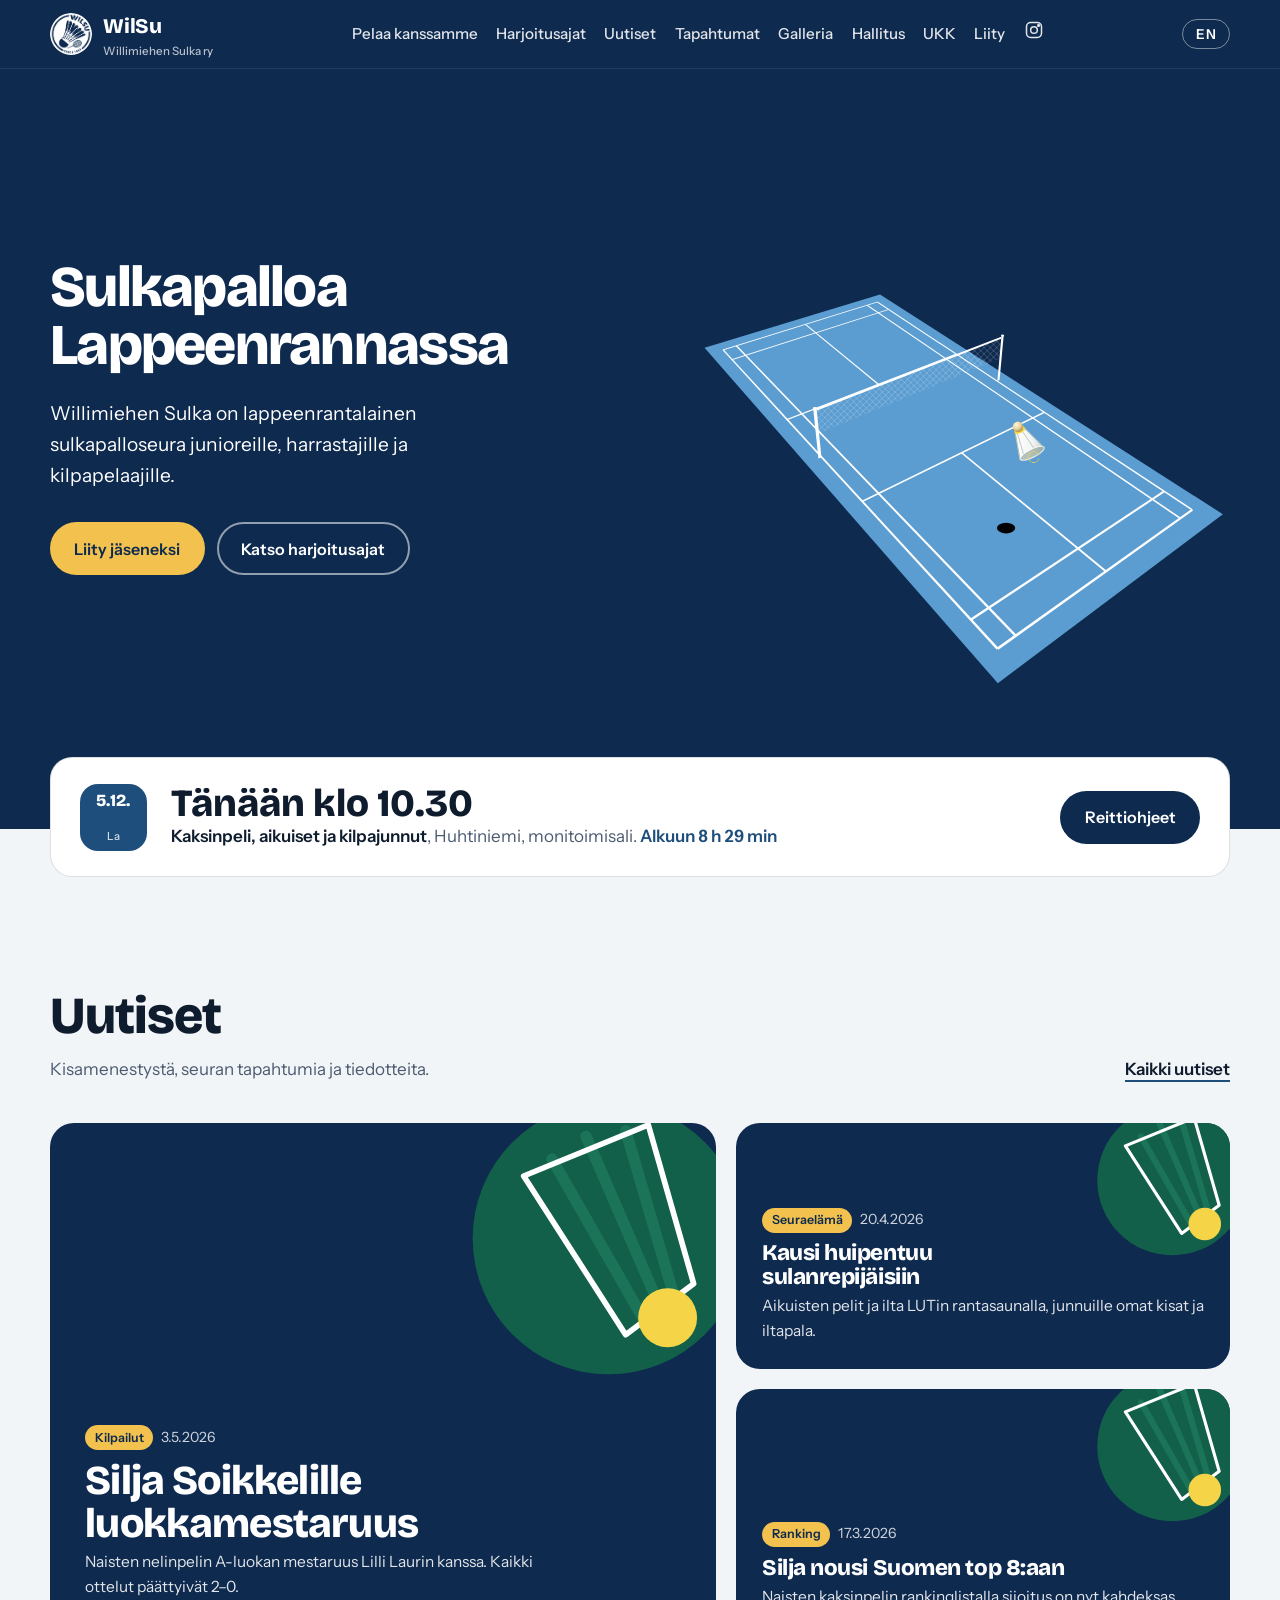
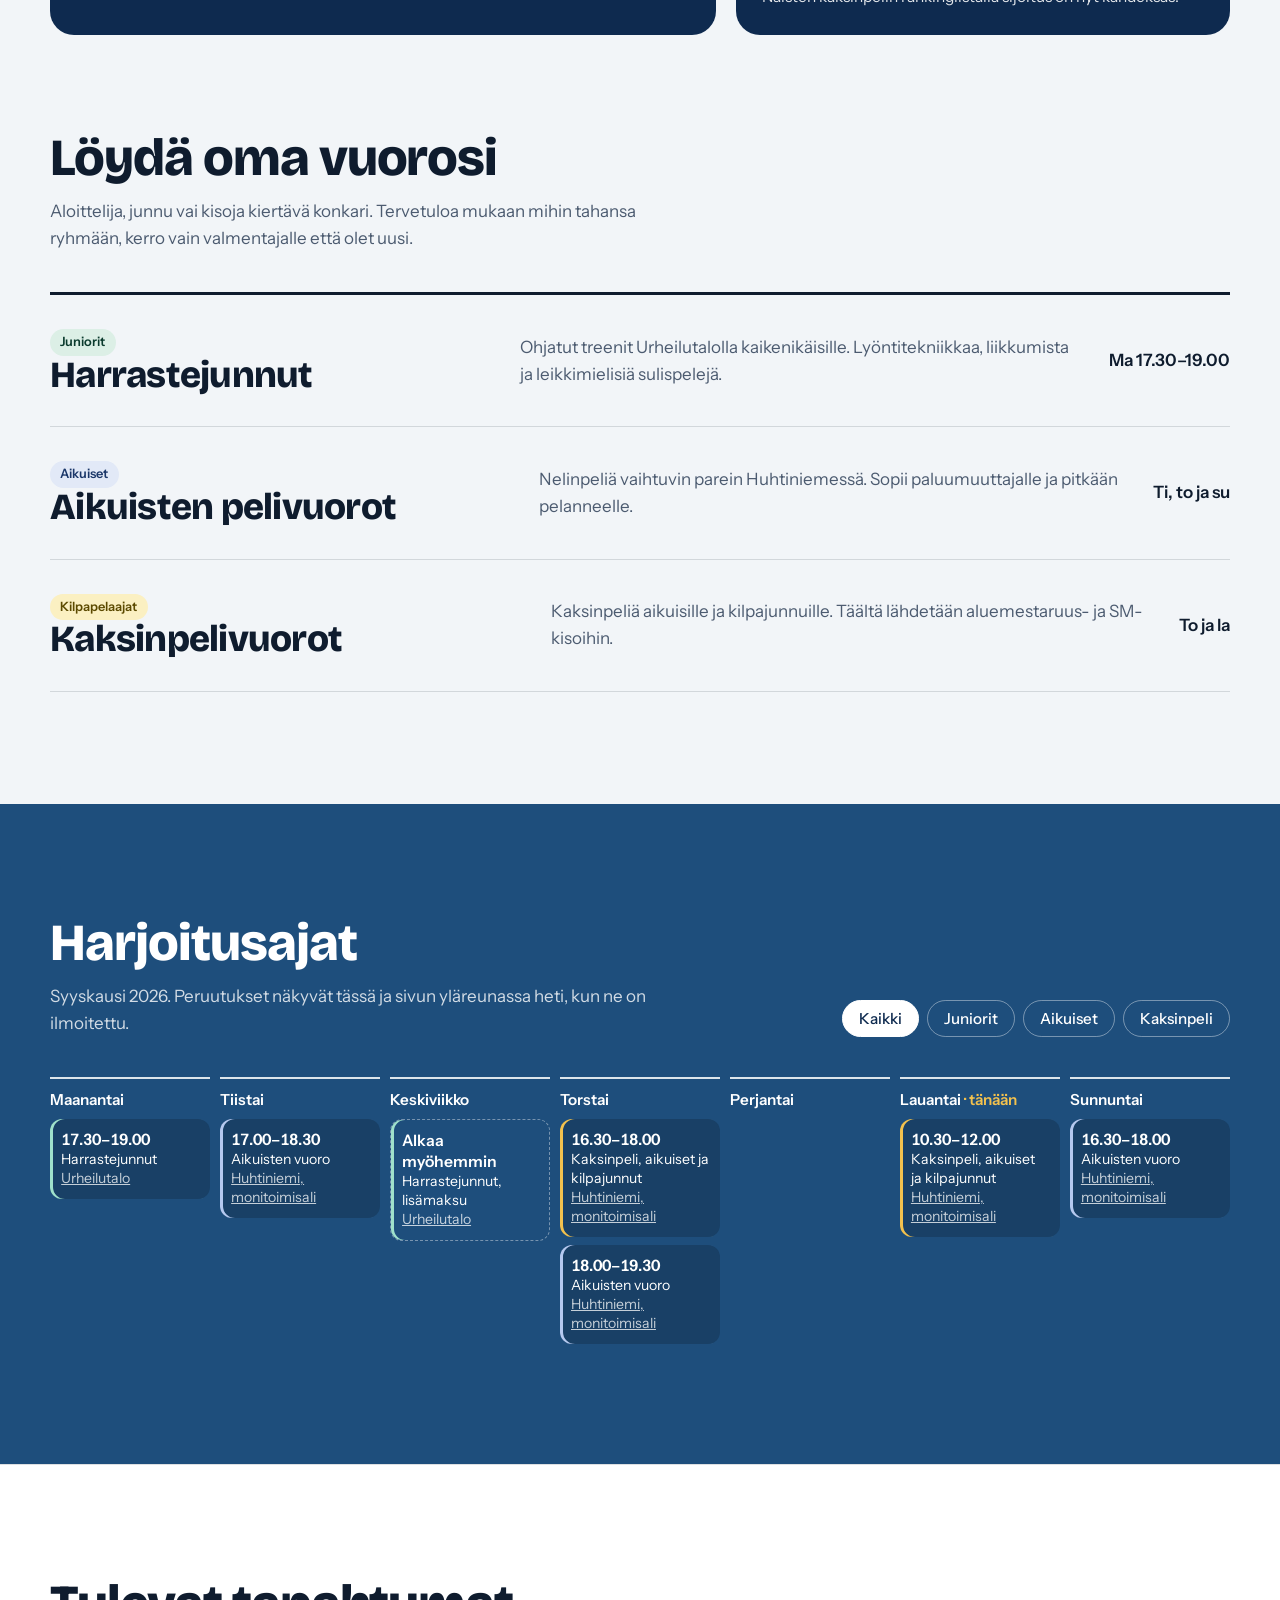
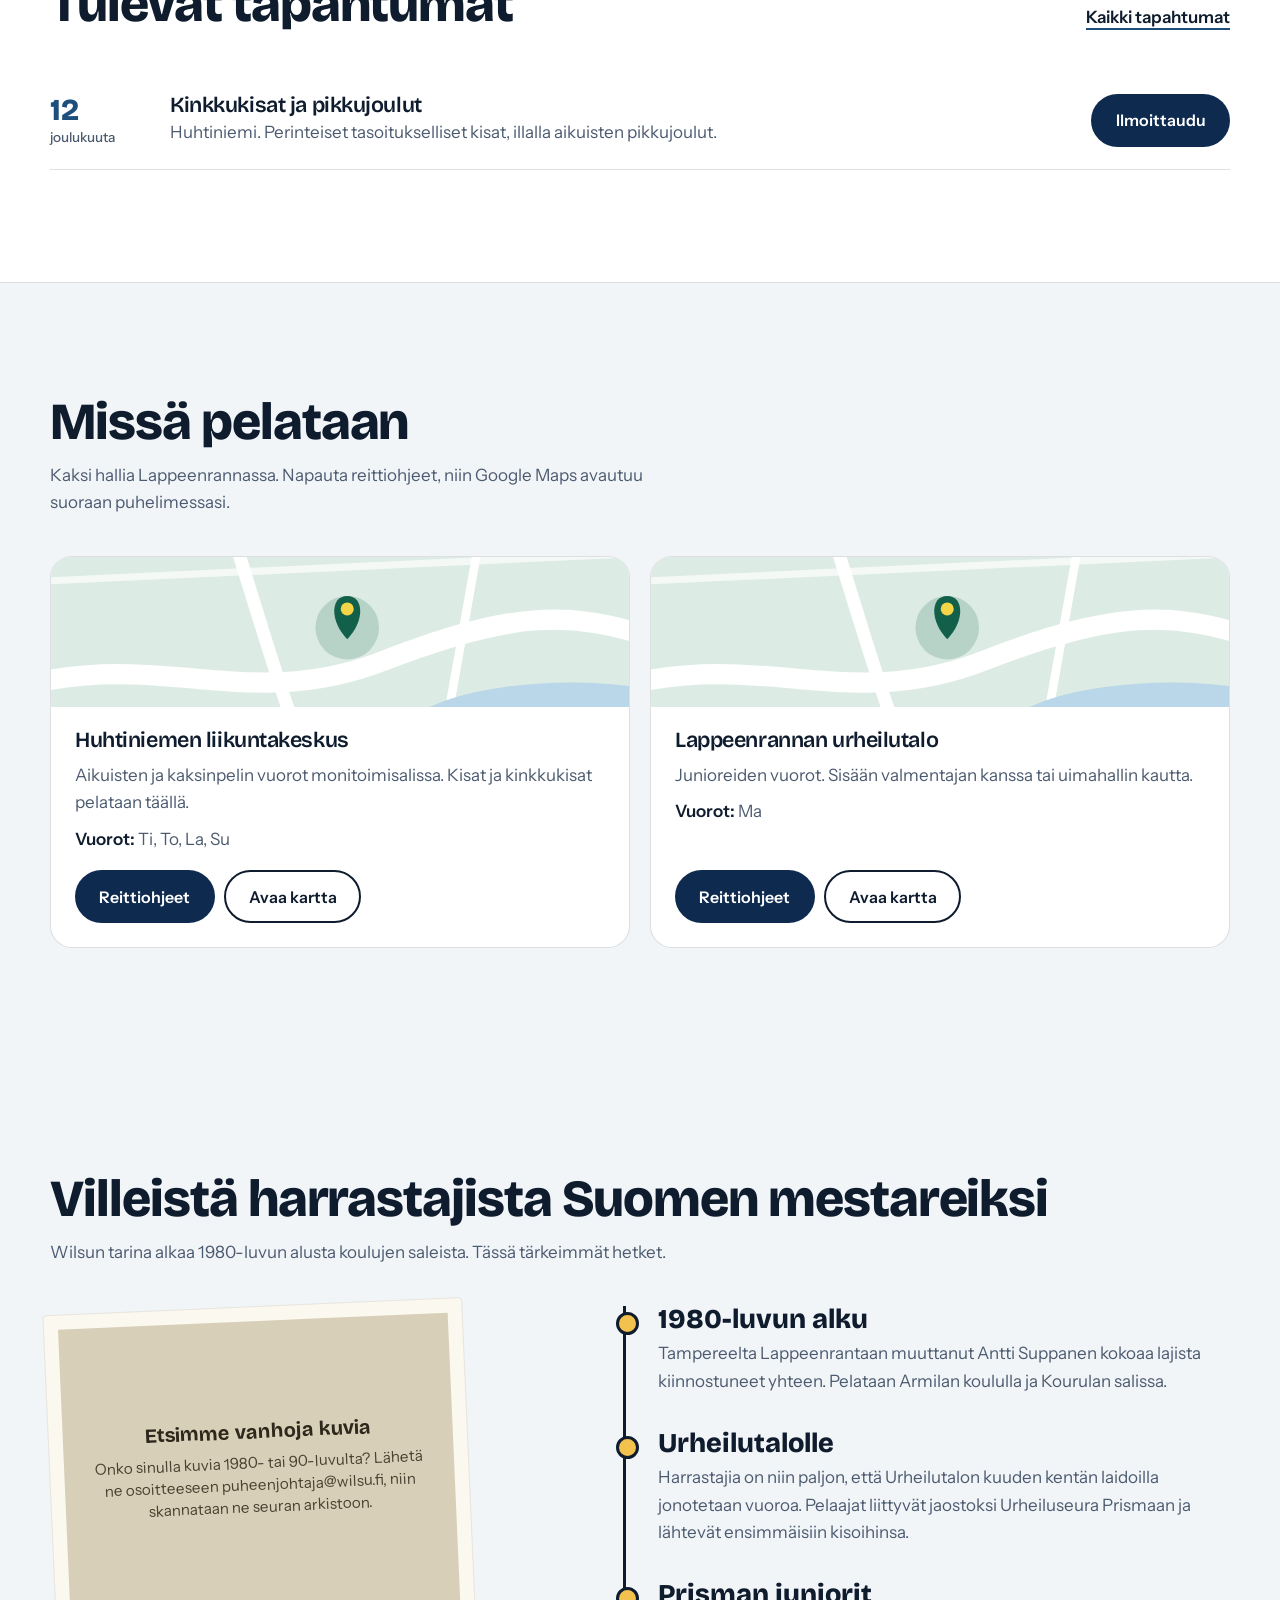
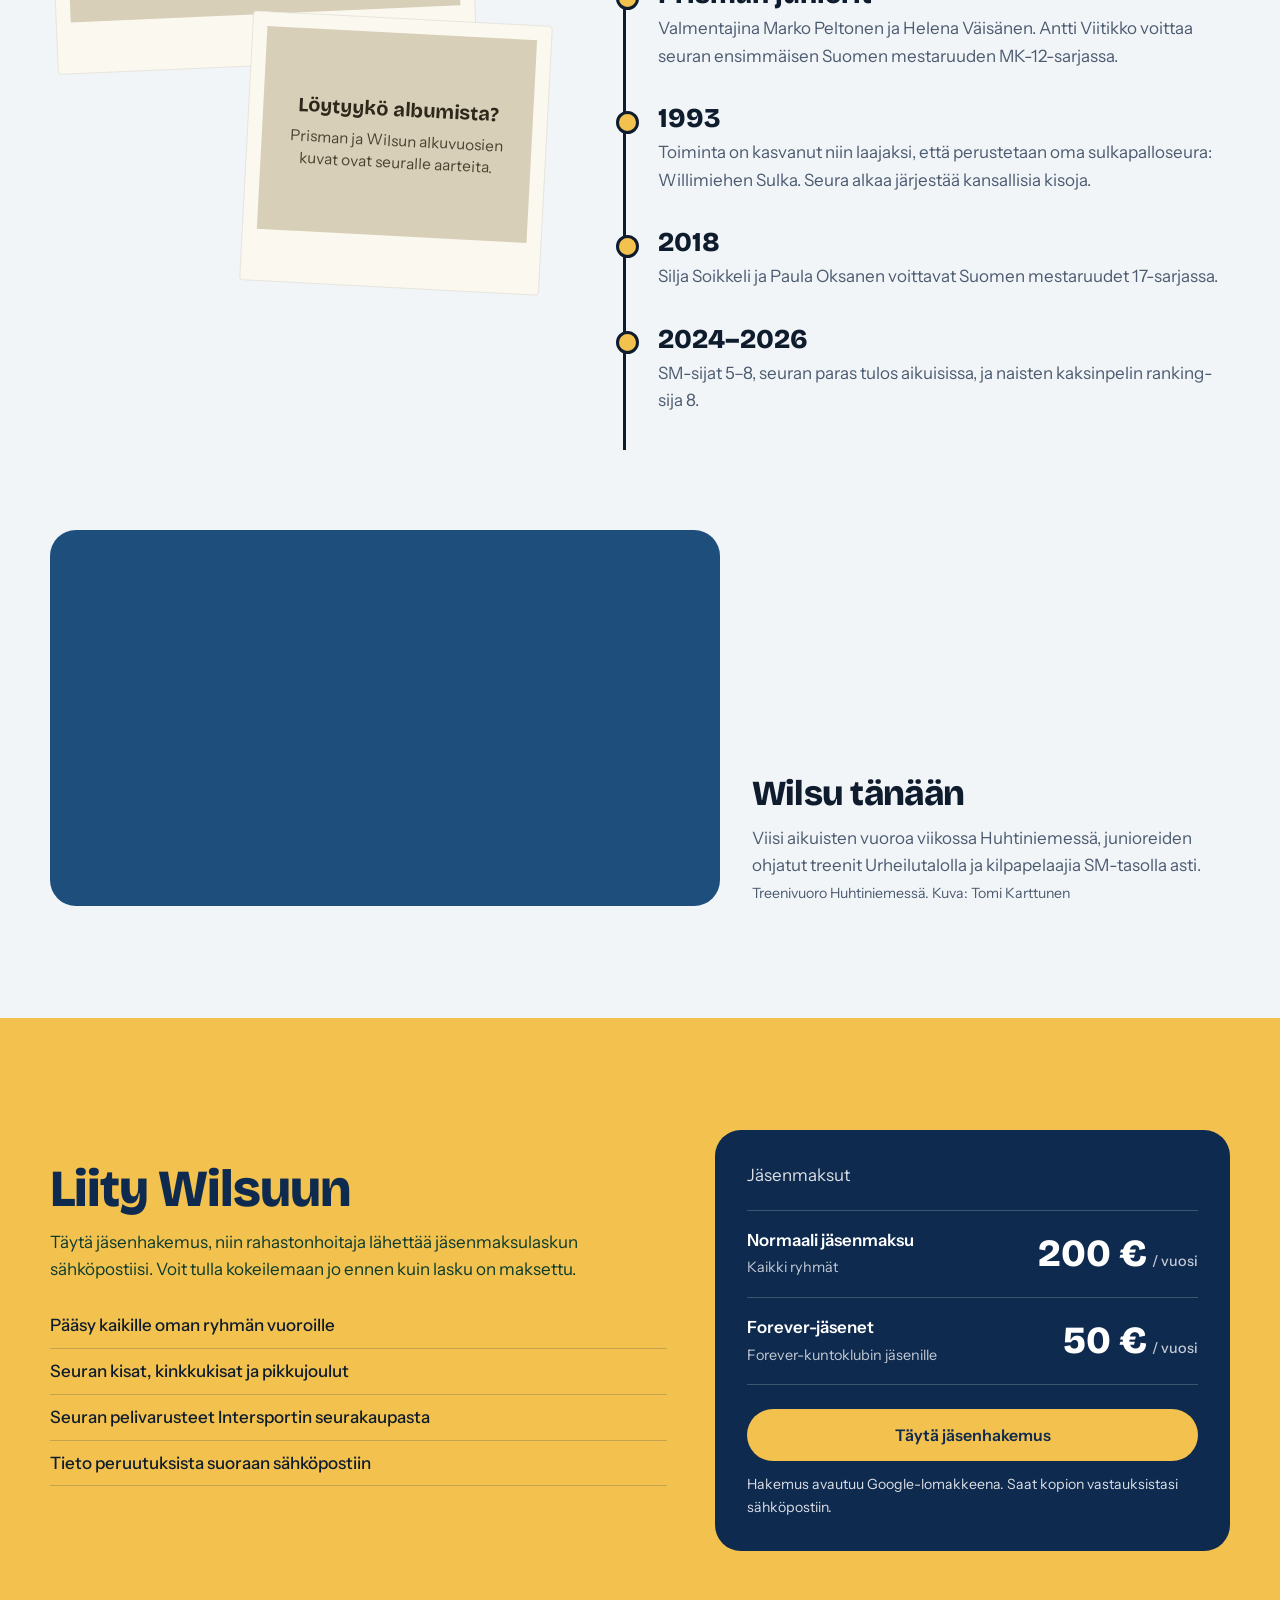
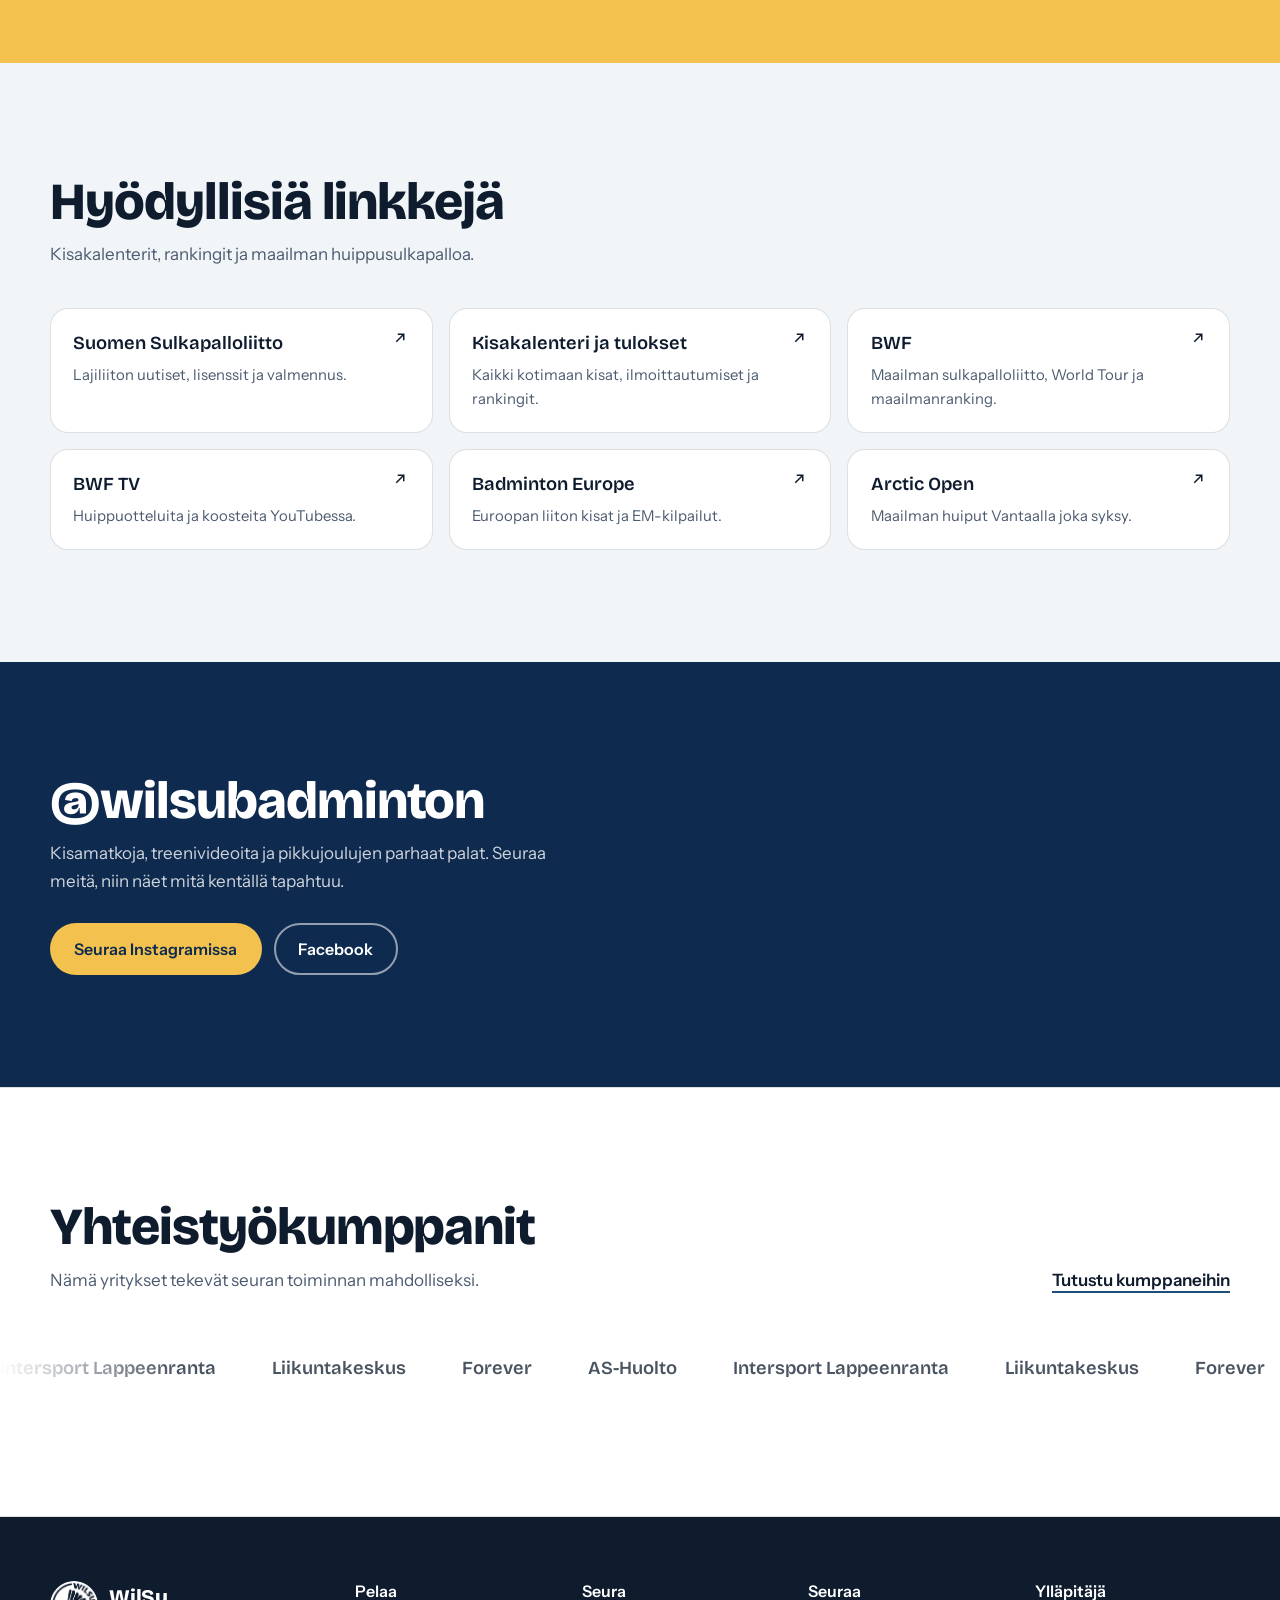
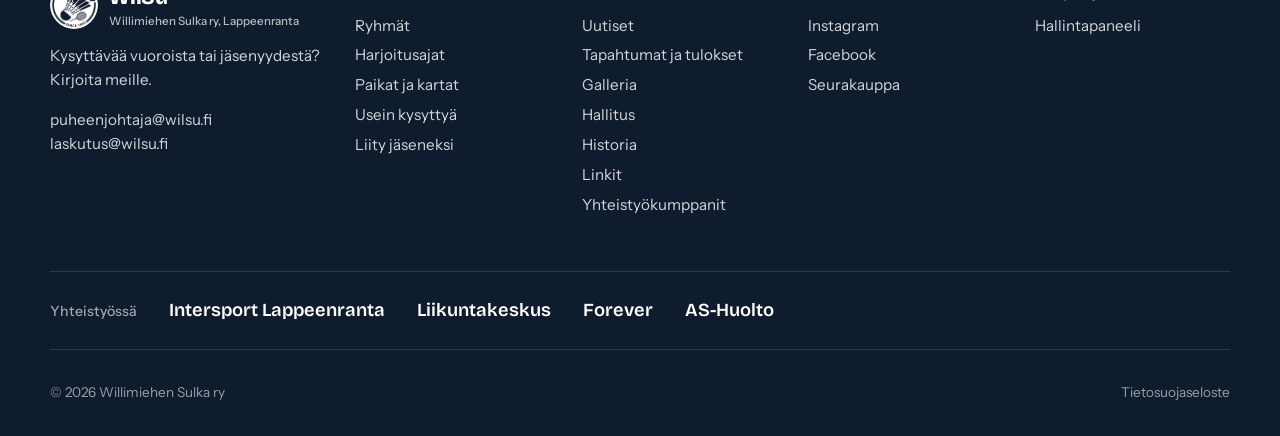
<file: index.html>
<!DOCTYPE html>
<html lang="fi">
<head>
<meta charset="UTF-8">
<meta http-equiv="Content-Security-Policy" content="default-src 'self'; base-uri 'self'; object-src 'none'; form-action 'none'; frame-src 'none'; script-src 'self' 'unsafe-inline' https://gc.zgo.at; style-src 'self' 'unsafe-inline'; img-src 'self' data: https://drive.google.com https://lh3.googleusercontent.com https://*.googleusercontent.com https://*.goatcounter.com; connect-src 'self' https://docs.google.com https://*.googleusercontent.com https://gc.zgo.at https://*.goatcounter.com; font-src 'self'; upgrade-insecure-requests">
<meta name="referrer" content="strict-origin-when-cross-origin">
<meta name="viewport" content="width=device-width, initial-scale=1">
<title>Willimiehen Sulka – sulkapalloa Lappeenrannassa</title>
<meta name="description" content="Willimiehen Sulka ry on lappeenrantalainen sulkapalloseura junioreille, harrastajille ja kilpapelaajille.">
<meta property="og:type" content="website">
<meta property="og:site_name" content="Willimiehen Sulka">
<meta property="og:locale" content="fi_FI">
<meta property="og:title" content="Willimiehen Sulka – sulkapalloa Lappeenrannassa">
<meta property="og:description" content="Lappeenrantalainen sulkapalloseura junioreille, harrastajille ja kilpapelaajille. Katso harjoitusajat ja liity mukaan.">
<meta property="og:url" content="https://sachinthalut.github.io/Wilsu/">
<meta property="og:image" content="https://sachinthalut.github.io/Wilsu/assets/share.png">
<meta property="og:image:width" content="1200">
<meta property="og:image:height" content="630">
<meta property="og:image:alt" content="Willimiehen Sulka – sulkapalloa Lappeenrannassa">
<meta name="twitter:card" content="summary_large_image">
<meta name="theme-color" content="#0B3B2E">
<link rel="icon" href="data:image/svg+xml,%3Csvg xmlns='http://www.w3.org/2000/svg' viewBox='0 0 40 40'%3E%3Ccircle cx='20' cy='20' r='19' fill='%23F5D547'/%3E%3Cpath d='M13 12 L20 29 L27 12' fill='none' stroke='%230B3B2E' stroke-width='3.2'/%3E%3Ccircle cx='20' cy='30' r='3.2' fill='%230B3B2E'/%3E%3C/svg%3E">
<link rel="apple-touch-icon" href="assets/WilsuLogo.png">
<link rel="preload" href="assets/fonts/bricolage.woff2" as="font" type="font/woff2" crossorigin>
<link rel="stylesheet" href="assets/style.css">
</head>
<body>
<main>
<section class="hero" id="hero">
  <div class="hero-media" aria-hidden="true">
    <div class="hero-slides" id="hero-slides"></div>
    <video id="hero-video" muted loop playsinline preload="none" hidden></video>
  </div>
  <div class="hero-shade" aria-hidden="true"></div>
  <div class="wrap">
    <div class="hero-copy">
      <h1>Sulkapalloa Lappeenrannassa</h1>
      <p>Willimiehen Sulka on lappeenrantalainen sulkapalloseura junioreille, harrastajille ja kilpapelaajille.</p>
      <div class="actions">
        <a class="btn btn-shuttle" href="#jasenyys">Liity jäseneksi</a>
        <a class="btn btn-ghost" href="#vuorot">Katso harjoitusajat</a>
      </div>
    </div>
    <div class="hero-stage" id="hero-stage" hidden><svg id="scene" role="img" aria-label="Sulkapallo lentää verkon yli kentän päästä päähän"></svg></div>
  </div>
  <button class="media-toggle" id="media-toggle" aria-label="Pysäytä video" hidden>
    <svg class="i-pause" width="18" height="18" viewBox="0 0 24 24" fill="currentColor" aria-hidden="true"><rect x="6" y="5" width="4" height="14" rx="1"/><rect x="14" y="5" width="4" height="14" rx="1"/></svg>
    <svg class="i-play" width="18" height="18" viewBox="0 0 24 24" fill="currentColor" aria-hidden="true"><path d="M8 5.5v13a1 1 0 0 0 1.5.9l10-6.5a1 1 0 0 0 0-1.7l-10-6.5A1 1 0 0 0 8 5.5z"/></svg>
  </button>
</section>

<div class="wrap next">
  <div class="next-card" aria-live="polite">
    <div class="next-badge" id="next-badge">–</div>
    <div>
      <div class="next-when" id="next-when">Seuraava vuoro</div>
      <div class="next-meta" id="next-meta"></div>
    </div>
    <a class="btn btn-dark" id="next-map" href="#paikat">Reittiohjeet</a>
  </div>
</div>

  <section class="block" id="uutiset">
  <div class="wrap">
    <div class="head-row">
      <div>
        <h2>Uutiset</h2>
        <p class="lede">Kisamenestystä, seuran tapahtumia ja tiedotteita.</p>
      </div>
      <a class="text-link" href="uutiset.html">Kaikki uutiset</a>
    </div>
    <div class="news-cards" id="news"></div>
  </div>
</section>

<section class="block" id="pelaa">
  <div class="wrap">
    <div class="head-row">
      <div>
        <h2>Löydä oma vuorosi</h2>
        <p class="lede">Aloittelija, junnu vai kisoja kiertävä konkari. Tervetuloa mukaan mihin tahansa ryhmään, kerro vain valmentajalle että olet uusi.</p>
      </div>
    </div>
    <div class="paths">
      <a class="path" href="#vuorot" data-go="juniorit">
        <div><span class="tag tag-juniorit">Juniorit</span><h3>Harrastejunnut</h3></div>
        <p>Ohjatut treenit Urheilutalolla kaikenikäisille. Lyöntitekniikkaa, liikkumista ja leikkimielisiä sulispelejä.</p>
        <span class="when">Ma 17.30–19.00</span>
      </a>
      <a class="path" href="#vuorot" data-go="aikuiset">
        <div><span class="tag tag-aikuiset">Aikuiset</span><h3>Aikuisten pelivuorot</h3></div>
        <p>Nelinpeliä vaihtuvin parein Huhtiniemessä. Sopii paluumuuttajalle ja pitkään pelanneelle.</p>
        <span class="when">Ti, to ja su</span>
      </a>
      <a class="path" href="#vuorot" data-go="kilpa">
        <div><span class="tag tag-kilpa">Kilpapelaajat</span><h3>Kaksinpelivuorot</h3></div>
        <p>Kaksinpeliä aikuisille ja kilpajunnuille. Täältä lähdetään aluemestaruus- ja SM-kisoihin.</p>
        <span class="when">To ja la</span>
      </a>
    </div>
  </div>
</section>

<section class="block schedule" id="vuorot">
  <div class="wrap">
    <div class="head-row">
      <div>
        <h2>Harjoitusajat</h2>
        <p class="lede">Syyskausi 2026. Peruutukset näkyvät tässä ja sivun yläreunassa heti, kun ne on ilmoitettu.</p>
      </div>
      <div class="filters" role="group" aria-label="Näytä ryhmä">
        <button aria-pressed="true" data-filter="kaikki">Kaikki</button>
        <button aria-pressed="false" data-filter="juniorit">Juniorit</button>
        <button aria-pressed="false" data-filter="aikuiset">Aikuiset</button>
        <button aria-pressed="false" data-filter="kilpa">Kaksinpeli</button>
      </div>
    </div>
    <div class="week" id="week"></div>
  </div>
</section>


<section class="block events" id="tapahtumat">
  <div class="wrap">
    <div class="head-row">
      <h2>Tulevat tapahtumat</h2>
      <a class="text-link" href="tapahtumat.html">Kaikki tapahtumat</a>
    </div>
    <div id="events"></div>
  </div>
</section>

<section class="block" id="paikat">
  <div class="wrap">
    <div class="head-row">
      <div>
        <h2>Missä pelataan</h2>
        <p class="lede">Kaksi hallia Lappeenrannassa. Napauta reittiohjeet, niin Google Maps avautuu suoraan puhelimessasi.</p>
      </div>
    </div>
    <div class="places" id="places"></div>
  </div>
</section>

<section class="block gallery" id="galleria">
  <div class="wrap">
    <div class="head-row">
      <div>
        <h2>Kentän laidalta</h2>
        <p class="lede">Poimintoja seuran treeneistä, tapahtumista ja kisoista. Pyyhkäise tai käytä nuolia, napauta kuva isoksi.</p>
      </div>
      <div class="g-controls">
        <button class="g-btn" id="g-prev" aria-label="Edellinen kuva"><svg width="20" height="20" viewBox="0 0 24 24" fill="none" stroke="currentColor" stroke-width="2" aria-hidden="true"><path d="M15 6l-6 6 6 6"/></svg></button>
        <button class="g-btn" id="g-next" aria-label="Seuraava kuva"><svg width="20" height="20" viewBox="0 0 24 24" fill="none" stroke="currentColor" stroke-width="2" aria-hidden="true"><path d="M9 6l6 6-6 6"/></svg></button>
      </div>
    </div>
  </div>
  <div class="track" id="track" tabindex="0" aria-label="Kuvagalleria"></div>
  <div class="wrap g-foot">
    <div class="g-progress" aria-hidden="true"><span id="g-bar"></span></div>
    <a class="btn btn-shuttle" href="galleria.html">Katso koko galleria</a>
  </div>
</section>

<section class="block" id="seura">
  <div class="wrap">
    <div class="head-row">
      <div>
        <h2>Villeistä harrastajista Suomen mestareiksi</h2>
        <p class="lede">Wilsun tarina alkaa 1980-luvun alusta koulujen saleista. Tässä tärkeimmät hetket.</p>
      </div>
    </div>
    <div class="history-grid">
      <div class="archive">
        <figure class="polaroid" style="margin:0">
          <div class="frame" id="archive-1"></div>
          <figcaption>Armilan koulu, 1980-luku</figcaption>
        </figure>
        <figure class="polaroid two">
          <div class="frame" id="archive-2"></div>
          <figcaption>Prisman juniorit</figcaption>
        </figure>
      </div>
      <div class="story">
        <div class="era"><div class="yr">1980-luvun alku</div><p>Tampereelta Lappeenrantaan muuttanut Antti Suppanen kokoaa lajista kiinnostuneet yhteen. Pelataan Armilan koululla ja Kourulan salissa.</p></div>
        <div class="era"><div class="yr">Urheilutalolle</div><p>Harrastajia on niin paljon, että Urheilutalon kuuden kentän laidoilla jonotetaan vuoroa. Pelaajat liittyvät jaostoksi Urheiluseura Prismaan ja lähtevät ensimmäisiin kisoihinsa.</p></div>
        <div class="era"><div class="yr">Prisman juniorit</div><p>Valmentajina Marko Peltonen ja Helena Väisänen. Antti Viitikko voittaa seuran ensimmäisen Suomen mestaruuden MK-12-sarjassa.</p></div>
        <div class="era"><div class="yr">1993</div><p>Toiminta on kasvanut niin laajaksi, että perustetaan oma sulkapalloseura: Willimiehen Sulka. Seura alkaa järjestää kansallisia kisoja.</p></div>
        <div class="era"><div class="yr">2018</div><p>Silja Soikkeli ja Paula Oksanen voittavat Suomen mestaruudet 17-sarjassa.</p></div>
        <div class="era"><div class="yr">2024–2026</div><p>SM-sijat 5–8, seuran paras tulos aikuisissa, ja naisten kaksinpelin ranking-sija 8.</p></div>
      </div>
    </div>
    <div class="now">
      <div class="now-photo" id="now-photo"></div>
      <div>
        <h3 style="font-size:clamp(1.6rem,3vw,2.2rem);font-weight:800">Wilsu tänään</h3>
        <p class="lede">Viisi aikuisten vuoroa viikossa Huhtiniemessä, junioreiden ohjatut treenit Urheilutalolla ja kilpapelaajia SM-tasolla asti.</p>
        <small>Treenivuoro Huhtiniemessä. Kuva: Tomi Karttunen</small>
      </div>
    </div>
  </div>
</section>

<section class="block join" id="jasenyys">
  <div class="wrap">
    <div>
      <h2>Liity Wilsuun</h2>
      <p class="lede" style="color:#0B3B2E">Täytä jäsenhakemus, niin rahastonhoitaja lähettää jäsenmaksulaskun sähköpostiisi. Voit tulla kokeilemaan jo ennen kuin lasku on maksettu.</p>
      <ul>
        <li>Pääsy kaikille oman ryhmän vuoroille</li>
        <li>Seuran kisat, kinkkukisat ja pikkujoulut</li>
        <li>Seuran pelivarusteet Intersportin seurakaupasta</li>
        <li>Tieto peruutuksista suoraan sähköpostiin</li>
      </ul>
    </div>
    <div class="join-card">
      <p style="margin:0 0 1.25rem">Jäsenmaksut</p>
      <div class="prices">
        <div class="price-row"><div><b>Normaali jäsenmaksu</b><span>Kaikki ryhmät</span></div><div class="price"><span id="price-normal">200 €</span><small>/ vuosi</small></div></div>
        <div class="price-row"><div><b>Forever-jäsenet</b><span>Forever-kuntoklubin jäsenille</span></div><div class="price"><span id="price-forever">50 €</span><small>/ vuosi</small></div></div>
      </div>
      <a class="btn btn-shuttle join-btn" id="join-link" href="#" target="_blank" rel="noopener noreferrer">Täytä jäsenhakemus</a>
      <p class="join-small">Hakemus avautuu Google-lomakkeena. Saat kopion vastauksistasi sähköpostiin.</p>
    </div>
  </div>
</section>

<section class="block" id="linkit">
  <div class="wrap">
    <div class="head-row">
      <div>
        <h2>Hyödyllisiä linkkejä</h2>
        <p class="lede">Kisakalenterit, rankingit ja maailman huippusulkapalloa.</p>
      </div>
    </div>
    <div class="links-grid" id="links"></div>
  </div>
</section>

<section class="block ig-band">
  <div class="wrap">
    <div>
      <h2>@wilsubadminton</h2>
      <p class="lede" style="color:rgba(255,255,255,.8)">Kisamatkoja, treenivideoita ja pikkujoulujen parhaat palat. Seuraa meitä, niin näet mitä kentällä tapahtuu.</p>
      <div style="display:flex;gap:.75rem;flex-wrap:wrap;margin-top:1.75rem">
        <a class="btn btn-shuttle" href="https://www.instagram.com/wilsubadminton">Seuraa Instagramissa</a>
        <a class="btn btn-ghost" href="https://www.facebook.com/profile.php?id=61566355680608">Facebook</a>
      </div>
    </div>
    <div class="ig-grid" id="ig-grid"></div>
  </div>
</section>

<section class="block sponsors" id="kumppanit" hidden>
  <div class="wrap">
    <div class="head-row">
      <div>
        <h2>Yhteistyökumppanit</h2>
        <p class="lede">Nämä yritykset tekevät seuran toiminnan mahdolliseksi.</p>
      </div>
      <a class="text-link" href="kumppanit.html">Tutustu kumppaneihin</a>
    </div>
  </div>
  <div class="sponsor-strip" id="sponsor-strip" aria-label="Yhteistyökumppanit"></div>
</section>
</main>

<script src="assets/content.js"></script>
<script src="assets/i18n.js"></script>
<script src="assets/site.js"></script>
<script src="assets/hero.js"></script>
<script src="assets/home.js"></script>
</body>
</html>
</file>
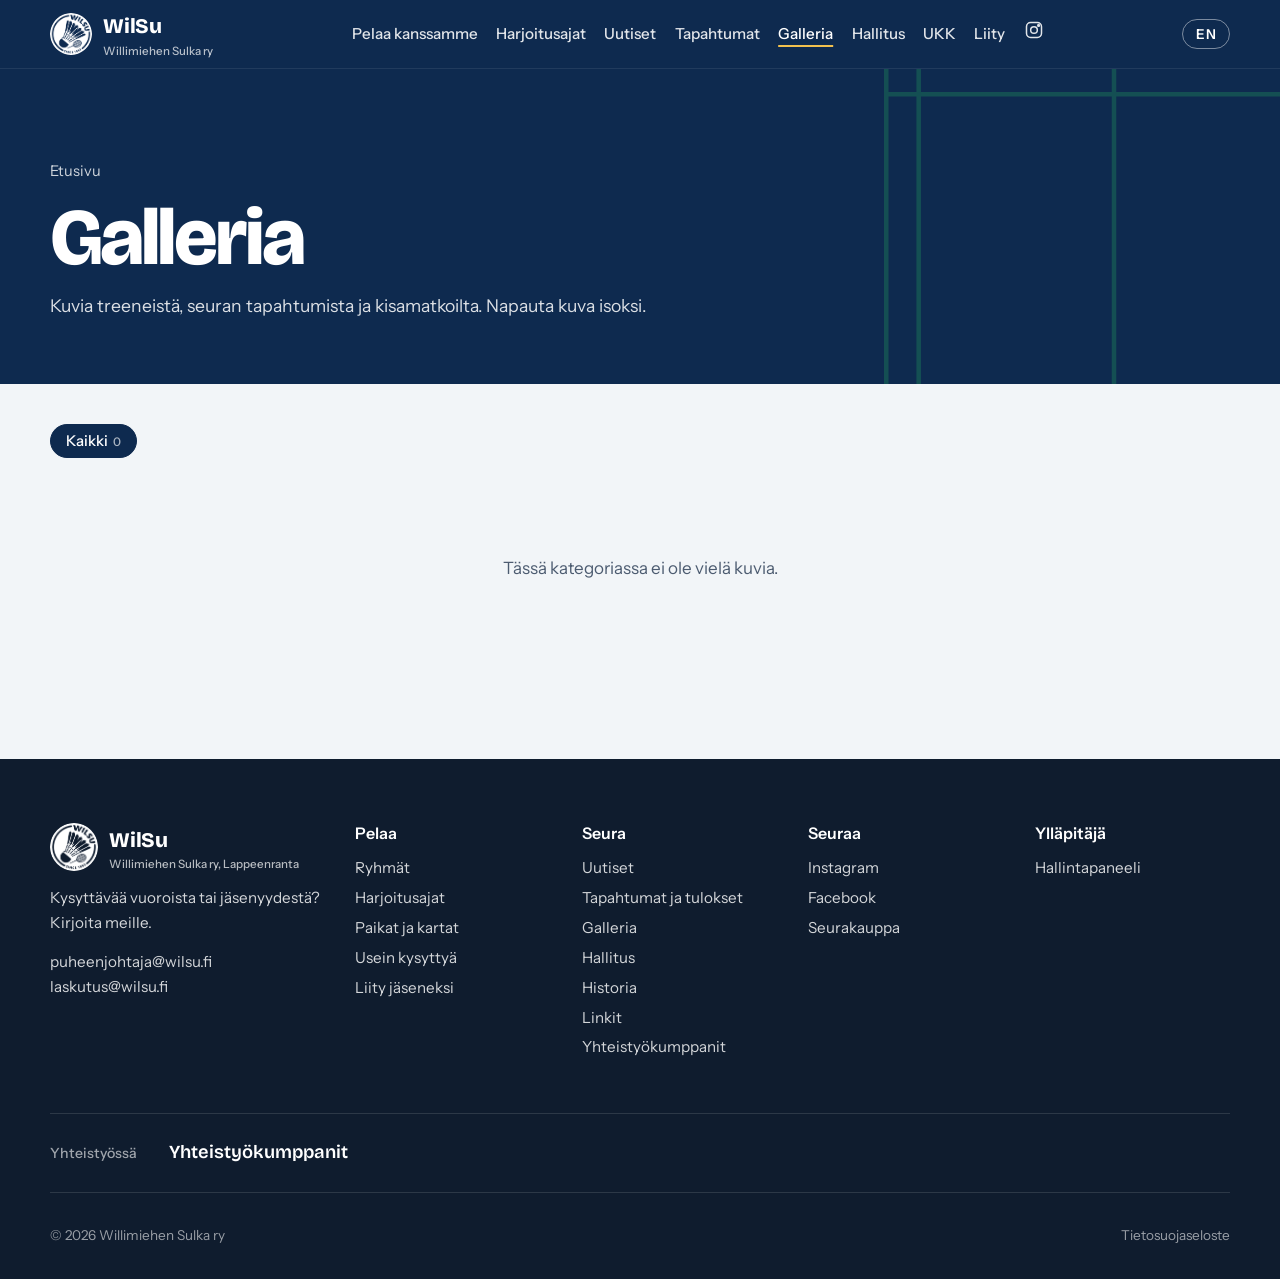
<file: galleria.html>
<!DOCTYPE html>
<html lang="fi">
<head>
<meta charset="UTF-8">
<meta name="viewport" content="width=device-width, initial-scale=1">
<title>Galleria – Willimiehen Sulka</title>
<meta name="description" content="Kuvia Wilsun treeneistä, tapahtumista ja kisoista.">
<meta property="og:type" content="website">
<meta property="og:site_name" content="Willimiehen Sulka">
<meta property="og:locale" content="fi_FI">
<meta property="og:title" content="Galleria – Willimiehen Sulka">
<meta property="og:description" content="Kuvia Wilsun treeneistä, tapahtumista ja kisoista.">
<meta property="og:url" content="https://sachinthalut.github.io/Wilsu/galleria.html">
<meta property="og:image" content="https://sachinthalut.github.io/Wilsu/assets/share.png">
<meta property="og:image:width" content="1200">
<meta property="og:image:height" content="630">
<meta property="og:image:alt" content="Willimiehen Sulka – sulkapalloa Lappeenrannassa">
<meta name="twitter:card" content="summary_large_image">
<meta name="theme-color" content="#0B3B2E">
<link rel="icon" href="data:image/svg+xml,%3Csvg xmlns='http://www.w3.org/2000/svg' viewBox='0 0 40 40'%3E%3Ccircle cx='20' cy='20' r='19' fill='%23F5D547'/%3E%3Cpath d='M13 12 L20 29 L27 12' fill='none' stroke='%230B3B2E' stroke-width='3.2'/%3E%3Ccircle cx='20' cy='30' r='3.2' fill='%230B3B2E'/%3E%3C/svg%3E">
<link rel="apple-touch-icon" href="assets/WilsuLogo.png">
<link rel="preload" href="assets/fonts/bricolage.woff2" as="font" type="font/woff2" crossorigin>
<link rel="stylesheet" href="assets/style.css">
</head>
<body>
<main>
<section class="page-hero"><svg class="lines" viewBox="0 0 610 700" aria-hidden="true" fill="none" stroke="#1B7458" stroke-width="6"><rect x="3" y="3" width="604" height="694"/><line x1="46" y1="0" x2="46" y2="700"/><line x1="564" y1="0" x2="564" y2="700"/><line x1="0" y1="76" x2="610" y2="76"/><line x1="0" y1="472" x2="610" y2="472"/><line x1="305" y1="0" x2="305" y2="472"/><line x1="0" y1="680" x2="610" y2="680" stroke="#F5D547" stroke-width="9"/></svg>
  <div class="wrap">
    <a class="crumb" href="index.html">Etusivu</a>
    <h1>Galleria</h1>
    <p>Kuvia treeneistä, seuran tapahtumista ja kisamatkoilta. Napauta kuva isoksi.</p>
  </div>
</section>
<section class="block" style="padding-top:2.5rem">
  <div class="wrap">
    <div class="toolbar"><div class="chips" id="cats" role="group" aria-label="Valitse kategoria"></div></div>
    <div class="masonry" id="grid" aria-live="polite"></div>
    <p class="empty-state" id="empty" hidden>Tässä kategoriassa ei ole vielä kuvia.</p>
  </div>
</section>
</main>
<script src="assets/content.js"></script>
<script src="assets/i18n.js"></script>
<script src="assets/site.js"></script>
<script>
(async () => {
  renderChrome("galleria");
  const C = await loadContent(); renderAlert(C);
  const present = GALLERY_CATS.filter(c => C.gallery.some(p => p.category === c));
  const want = new URLSearchParams(location.search).get("kategoria");
  let cat = present.includes(want) ? want : "Kaikki";
  function chips(){
    $("cats").innerHTML = ["Kaikki", ...present].map(c => {
      const n = c === "Kaikki" ? C.gallery.length : C.gallery.filter(p => p.category === c).length;
      return `<button aria-pressed="${c === cat}" data-c="${esc(c)}" data-keep>${esc(t(c))}<span class="cat-count">${n}</span></button>`;
    }).join("");
  }
  function draw(){
    const list = cat === "Kaikki" ? C.gallery : C.gallery.filter(p => p.category === cat);
    const grid = $("grid"); grid.innerHTML = "";
    $("empty").hidden = list.length > 0;
    list.forEach((p, i) => {
      const b = document.createElement("button");
      b.setAttribute("aria-label", `${t("Avaa kuva")} ${i + 1}/${list.length}`);
      b.appendChild(img(p.image, p.caption, () => b.classList.add("missing"), 900));
      if (p.caption || cat === "Kaikki") b.insertAdjacentHTML("beforeend", `<span class="shot-cap" data-keep>${cat === "Kaikki" ? `<span class="shot-cat">${esc(t(p.category))}</span>` : ""}${p.caption ? `<span>${esc(p.caption)}</span>` : ""}</span>`);
      b.onclick = () => openLightbox(list, i);
      grid.appendChild(b);
    });
    const u = new URL(location.href);
    if (cat === "Kaikki") u.searchParams.delete("kategoria"); else u.searchParams.set("kategoria", cat);
    history.replaceState(null, "", u);
  }
  $("cats").addEventListener("click", e => { const b = e.target.closest("button"); if (!b) return; cat = b.dataset.c; chips(); draw(); });
  chips(); draw();
})();
</script>
</body>
</html>
</file>
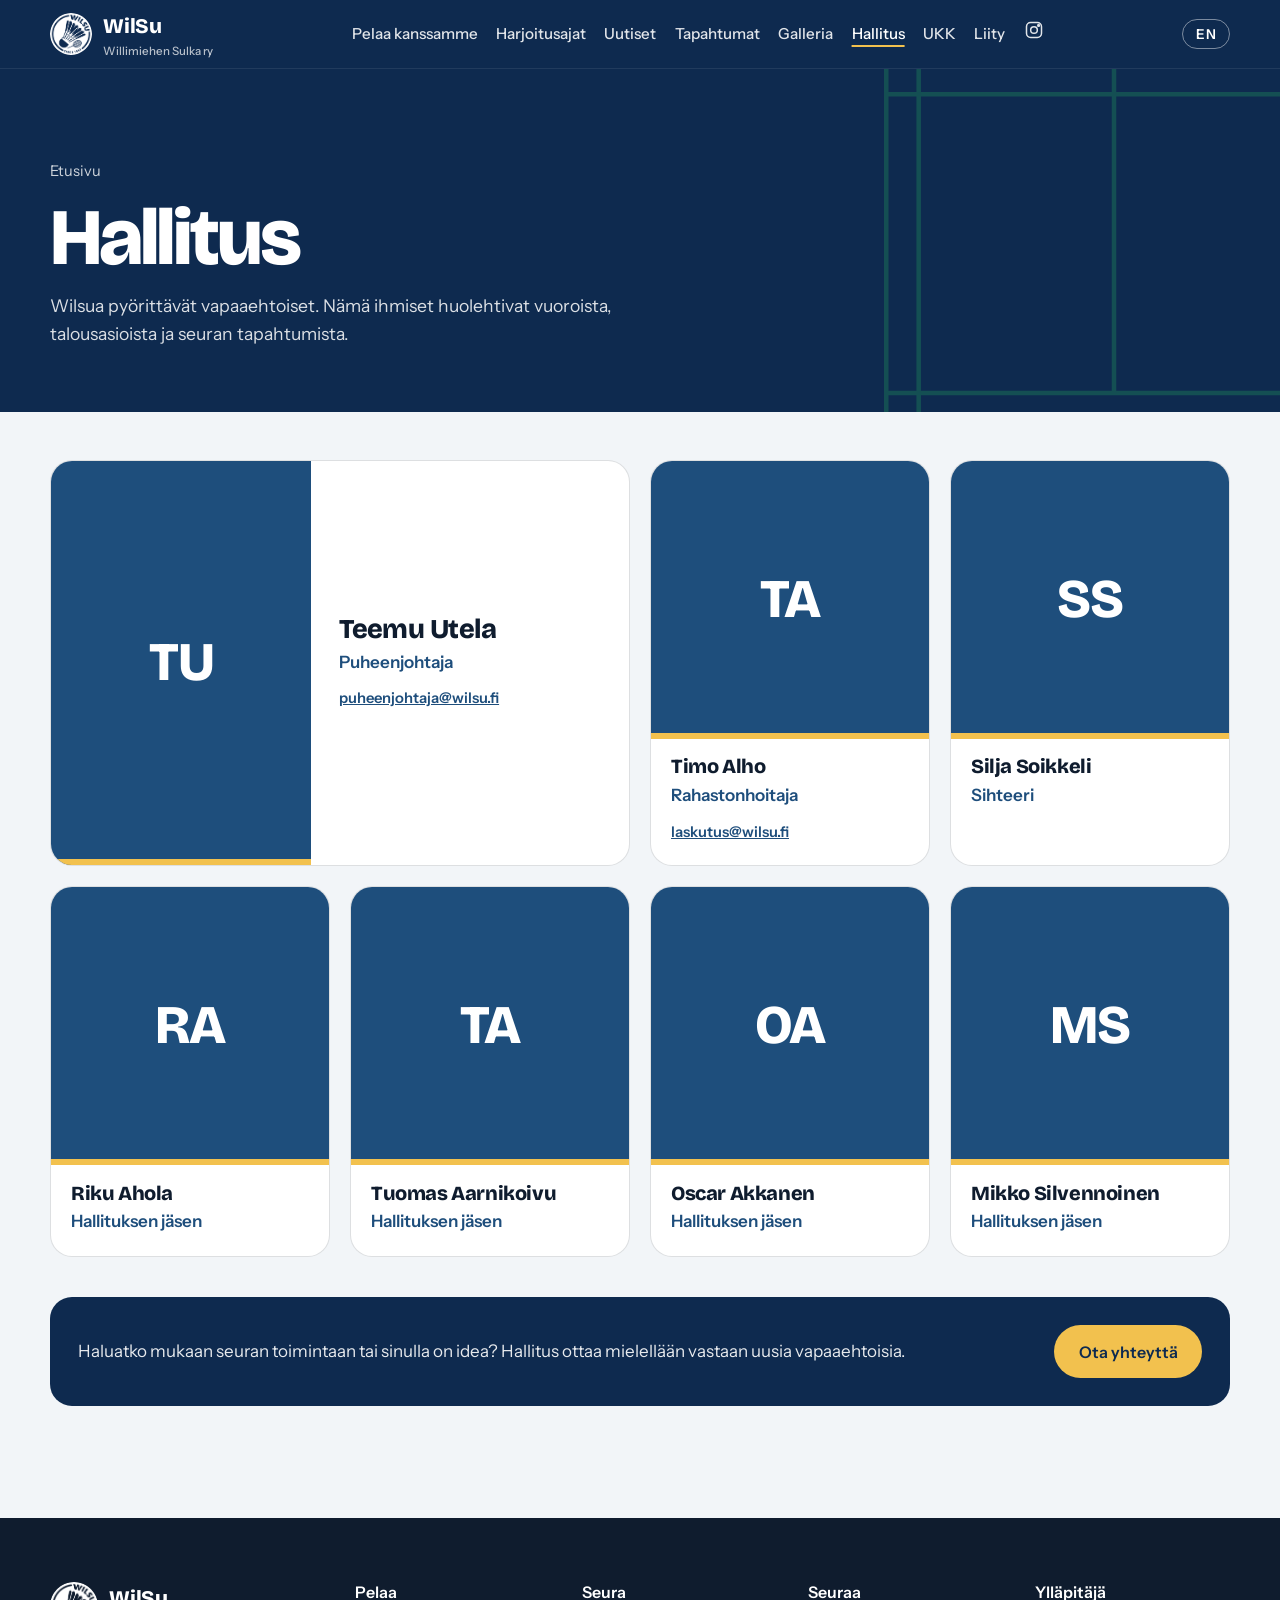
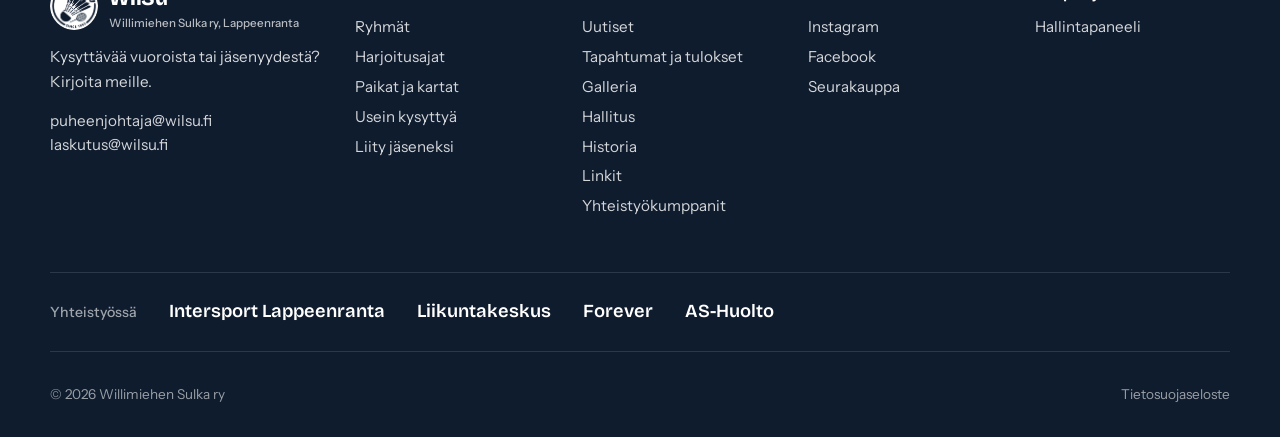
<file: hallitus.html>
<!DOCTYPE html>
<html lang="fi">
<head>
<meta charset="UTF-8">
<meta http-equiv="Content-Security-Policy" content="default-src 'self'; base-uri 'self'; object-src 'none'; form-action 'none'; frame-src 'none'; script-src 'self' 'unsafe-inline' https://gc.zgo.at; style-src 'self' 'unsafe-inline'; img-src 'self' data: https://drive.google.com https://lh3.googleusercontent.com https://*.googleusercontent.com https://*.goatcounter.com; connect-src 'self' https://docs.google.com https://*.googleusercontent.com https://gc.zgo.at https://*.goatcounter.com; font-src 'self'; upgrade-insecure-requests">
<meta name="referrer" content="strict-origin-when-cross-origin">
<meta name="viewport" content="width=device-width, initial-scale=1">
<title>Hallitus – Willimiehen Sulka</title>
<meta name="description" content="Willimiehen Sulka ry:n hallitus ja yhteystiedot.">
<meta property="og:type" content="website">
<meta property="og:site_name" content="Willimiehen Sulka">
<meta property="og:locale" content="fi_FI">
<meta property="og:title" content="Hallitus – Willimiehen Sulka">
<meta property="og:description" content="Willimiehen Sulka ry:n hallitus ja yhteystiedot.">
<meta property="og:url" content="https://sachinthalut.github.io/Wilsu/hallitus.html">
<meta property="og:image" content="https://sachinthalut.github.io/Wilsu/assets/share.png">
<meta property="og:image:width" content="1200">
<meta property="og:image:height" content="630">
<meta property="og:image:alt" content="Willimiehen Sulka – sulkapalloa Lappeenrannassa">
<meta name="twitter:card" content="summary_large_image">
<meta name="theme-color" content="#0B3B2E">
<link rel="icon" href="data:image/svg+xml,%3Csvg xmlns='http://www.w3.org/2000/svg' viewBox='0 0 40 40'%3E%3Ccircle cx='20' cy='20' r='19' fill='%23F5D547'/%3E%3Cpath d='M13 12 L20 29 L27 12' fill='none' stroke='%230B3B2E' stroke-width='3.2'/%3E%3Ccircle cx='20' cy='30' r='3.2' fill='%230B3B2E'/%3E%3C/svg%3E">
<link rel="apple-touch-icon" href="assets/WilsuLogo.png">
<link rel="preload" href="assets/fonts/bricolage.woff2" as="font" type="font/woff2" crossorigin>
<link rel="stylesheet" href="assets/style.css">
</head>
<body>
<main>
<section class="page-hero"><svg class="lines" viewBox="0 0 610 700" aria-hidden="true" fill="none" stroke="#1B7458" stroke-width="6"><rect x="3" y="3" width="604" height="694"/><line x1="46" y1="0" x2="46" y2="700"/><line x1="564" y1="0" x2="564" y2="700"/><line x1="0" y1="76" x2="610" y2="76"/><line x1="0" y1="472" x2="610" y2="472"/><line x1="305" y1="0" x2="305" y2="472"/><line x1="0" y1="680" x2="610" y2="680" stroke="#F5D547" stroke-width="9"/></svg>
  <div class="wrap">
    <a class="crumb" href="index.html">Etusivu</a>
    <h1>Hallitus</h1>
    <p>Wilsua pyörittävät vapaaehtoiset. Nämä ihmiset huolehtivat vuoroista, talousasioista ja seuran tapahtumista.</p>
  </div>
</section>
<section class="block" style="padding-top:3rem">
  <div class="wrap">
    <div class="board-grid" id="board"></div>
    <div class="faq-cta" style="margin-top:2.5rem">
      <p>Haluatko mukaan seuran toimintaan tai sinulla on idea? Hallitus ottaa mielellään vastaan uusia vapaaehtoisia.</p>
      <a class="btn btn-shuttle" href="mailto:puheenjohtaja@wilsu.fi">Ota yhteyttä</a>
    </div>
  </div>
</section>
</main>
<script src="assets/content.js"></script>
<script src="assets/i18n.js"></script>
<script src="assets/site.js"></script>
<script>
(async () => {
  renderChrome("hallitus");
  const C = await loadContent(); afterLoad(C);
  const box = $("board");
  C.board.forEach((m, i) => {
    const lead = i === 0 && /puheenjohtaja|chair/i.test(m.role || "");
    const el = document.createElement("article");
    el.className = "member" + (lead ? " chair" : "");
    const mh = mailHref(m.email); const email = mh ? `<a href="${esc(mh)}" data-keep>${esc(m.email.trim())}</a>` : "";
    el.innerHTML = `<div class="photo"><span class="initials" aria-hidden="true">${esc(initials(m.name))}</span></div>
      <div class="info" data-keep><h3>${esc(m.name)}</h3><span class="role">${esc(m.role || "")}</span>${m.bio ? `<p>${esc(m.bio)}</p>` : ""}${email}</div>`;
    if (m.image) el.querySelector(".photo").appendChild(img(m.image, m.name, e => e.remove(), 700));
    box.appendChild(el);
  });
})();
</script>
</body>
</html>
</file>
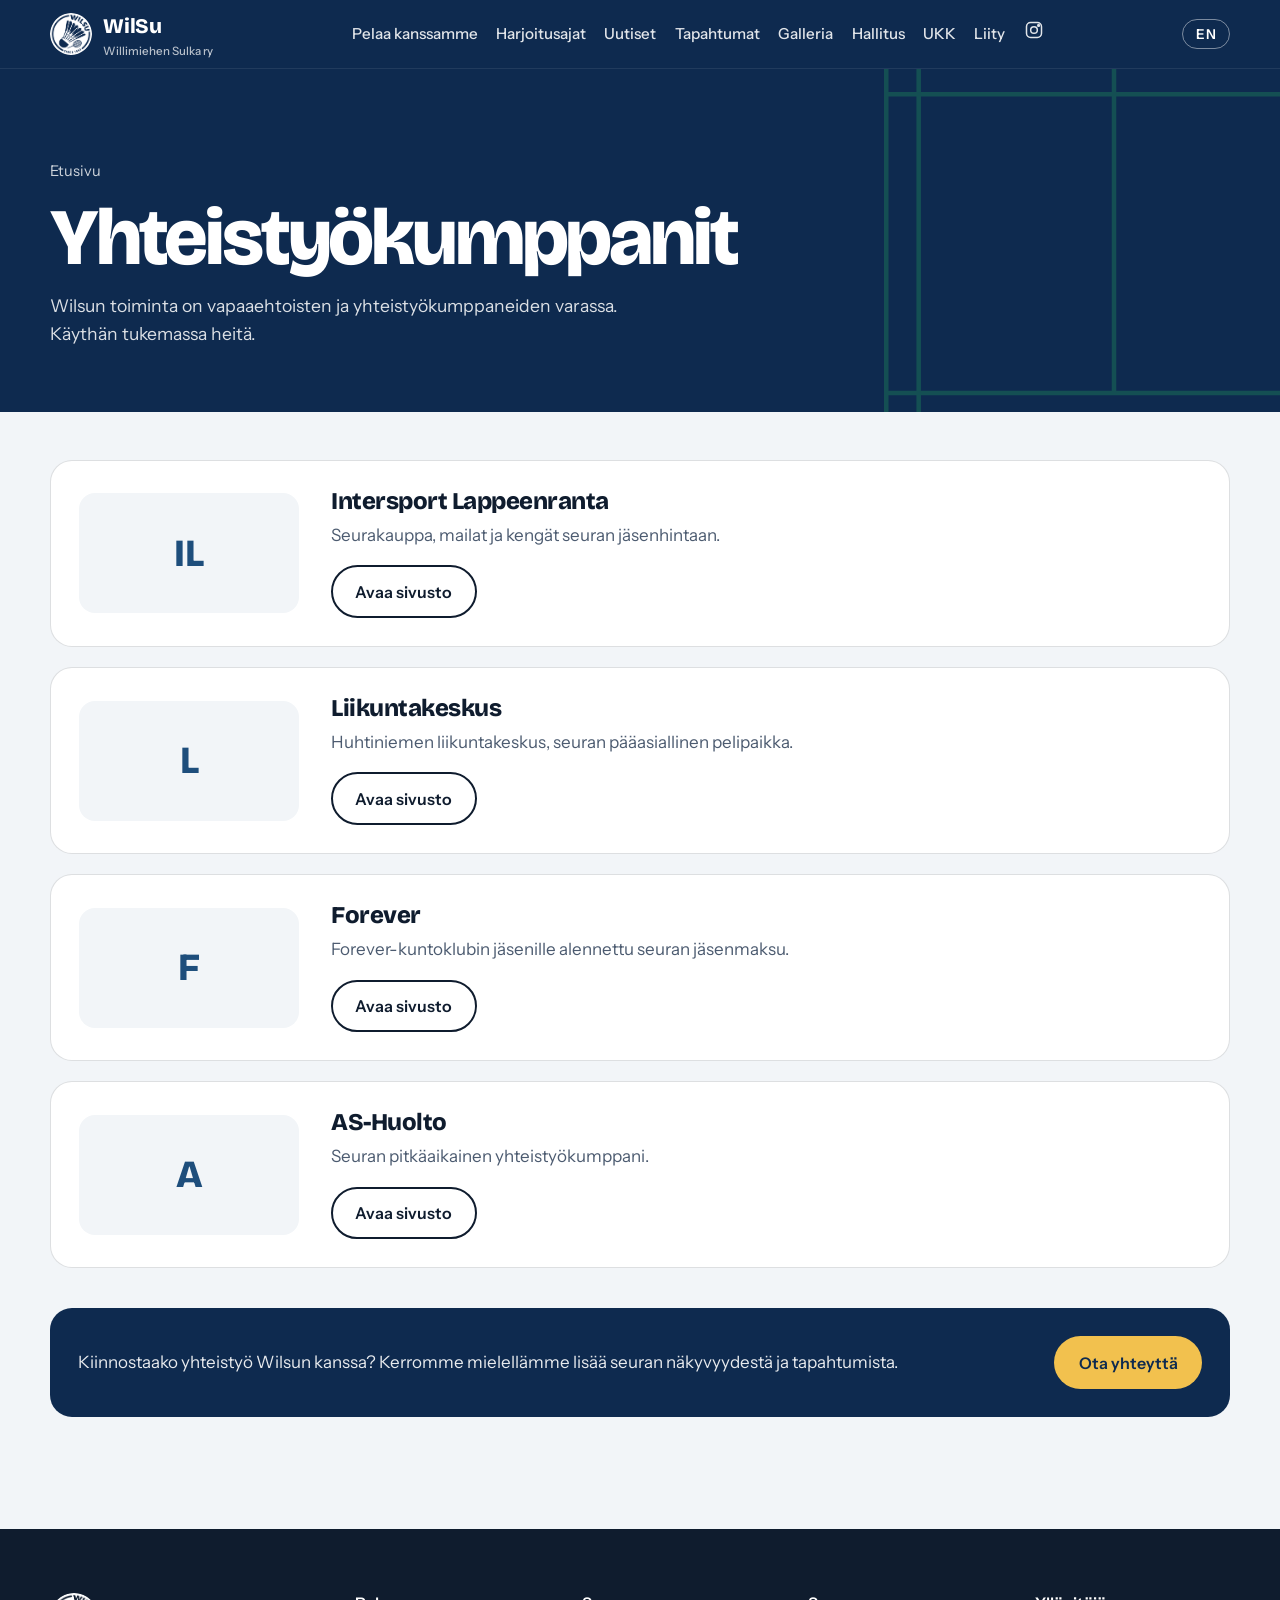
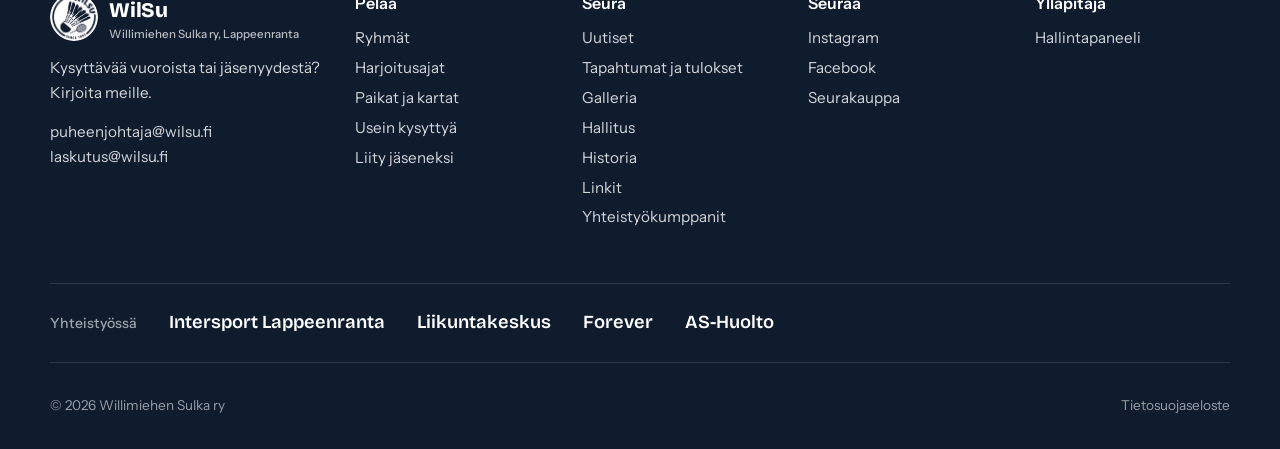
<file: kumppanit.html>
<!DOCTYPE html>
<html lang="fi">
<head>
<meta charset="UTF-8">
<meta http-equiv="Content-Security-Policy" content="default-src 'self'; base-uri 'self'; object-src 'none'; form-action 'none'; frame-src 'none'; script-src 'self' 'unsafe-inline' https://gc.zgo.at; style-src 'self' 'unsafe-inline'; img-src 'self' data: https://drive.google.com https://lh3.googleusercontent.com https://*.googleusercontent.com https://*.goatcounter.com; connect-src 'self' https://docs.google.com https://*.googleusercontent.com https://gc.zgo.at https://*.goatcounter.com; font-src 'self'; upgrade-insecure-requests">
<meta name="referrer" content="strict-origin-when-cross-origin">
<meta name="viewport" content="width=device-width, initial-scale=1">
<title>Yhteistyökumppanit – Willimiehen Sulka</title>
<meta name="description" content="Willimiehen Sulan yhteistyökumppanit.">
<meta property="og:type" content="website">
<meta property="og:site_name" content="Willimiehen Sulka">
<meta property="og:locale" content="fi_FI">
<meta property="og:title" content="Yhteistyökumppanit – Willimiehen Sulka">
<meta property="og:description" content="Willimiehen Sulan yhteistyökumppanit.">
<meta property="og:url" content="https://sachinthalut.github.io/Wilsu/kumppanit.html">
<meta property="og:image" content="https://sachinthalut.github.io/Wilsu/assets/share.png">
<meta property="og:image:width" content="1200">
<meta property="og:image:height" content="630">
<meta property="og:image:alt" content="Willimiehen Sulka – sulkapalloa Lappeenrannassa">
<meta name="twitter:card" content="summary_large_image">
<meta name="theme-color" content="#0B3B2E">
<link rel="icon" href="data:image/svg+xml,%3Csvg xmlns='http://www.w3.org/2000/svg' viewBox='0 0 40 40'%3E%3Ccircle cx='20' cy='20' r='19' fill='%23F5D547'/%3E%3Cpath d='M13 12 L20 29 L27 12' fill='none' stroke='%230B3B2E' stroke-width='3.2'/%3E%3Ccircle cx='20' cy='30' r='3.2' fill='%230B3B2E'/%3E%3C/svg%3E">
<link rel="apple-touch-icon" href="assets/WilsuLogo.png">
<link rel="preload" href="assets/fonts/bricolage.woff2" as="font" type="font/woff2" crossorigin>
<link rel="stylesheet" href="assets/style.css">
</head>
<body>
<main>
<section class="page-hero"><svg class="lines" viewBox="0 0 610 700" aria-hidden="true" fill="none" stroke="#1B7458" stroke-width="6"><rect x="3" y="3" width="604" height="694"/><line x1="46" y1="0" x2="46" y2="700"/><line x1="564" y1="0" x2="564" y2="700"/><line x1="0" y1="76" x2="610" y2="76"/><line x1="0" y1="472" x2="610" y2="472"/><line x1="305" y1="0" x2="305" y2="472"/><line x1="0" y1="680" x2="610" y2="680" stroke="#F5D547" stroke-width="9"/></svg>
  <div class="wrap">
    <a class="crumb" href="index.html">Etusivu</a>
    <h1>Yhteistyökumppanit</h1>
    <p>Wilsun toiminta on vapaaehtoisten ja yhteistyökumppaneiden varassa. Käythän tukemassa heitä.</p>
  </div>
</section>
<section class="block" style="padding-top:3rem">
  <div class="wrap">
    <div class="partner-list" id="partners-list"></div>
    <div class="faq-cta" style="margin-top:2.5rem">
      <p>Kiinnostaako yhteistyö Wilsun kanssa? Kerromme mielellämme lisää seuran näkyvyydestä ja tapahtumista.</p>
      <a class="btn btn-shuttle" href="mailto:puheenjohtaja@wilsu.fi">Ota yhteyttä</a>
    </div>
  </div>
</section>
</main>
<script src="assets/content.js"></script>
<script src="assets/i18n.js"></script>
<script src="assets/site.js"></script>
<script>
(async () => {
  renderChrome("kumppanit");
  const C = await loadContent(); afterLoad(C);
  const box = $("partners-list");
  if (!C.sponsors.length){ box.innerHTML = `<p class="empty-state">${t("Kumppanit julkaistaan pian.")}</p>`; return; }
  C.sponsors.forEach(sp => {
    const u = href(sp.url);
    const el = document.createElement("article");
    el.className = "partner";
    el.innerHTML = `<div class="partner-logo"></div>
      <div class="partner-body"><h2 data-keep>${esc(sp.name)}</h2>${sp.desc ? `<p data-keep>${esc(sp.desc)}</p>` : ""}
      ${u ? `<a class="btn btn-line" href="${u}" target="_blank" rel="noopener noreferrer">Avaa sivusto</a>` : ""}</div>`;
    const box2 = el.querySelector(".partner-logo");
    if (sp.logo) box2.appendChild(img(sp.logo, sp.name, () => box2.innerHTML = `<span class="partner-initials" data-keep>${esc(initials(sp.name))}</span>`, 600));
    else box2.innerHTML = `<span class="partner-initials" data-keep>${esc(initials(sp.name))}</span>`;
    box.appendChild(el);
  });
})();
</script>
</body>
</html>
</file>
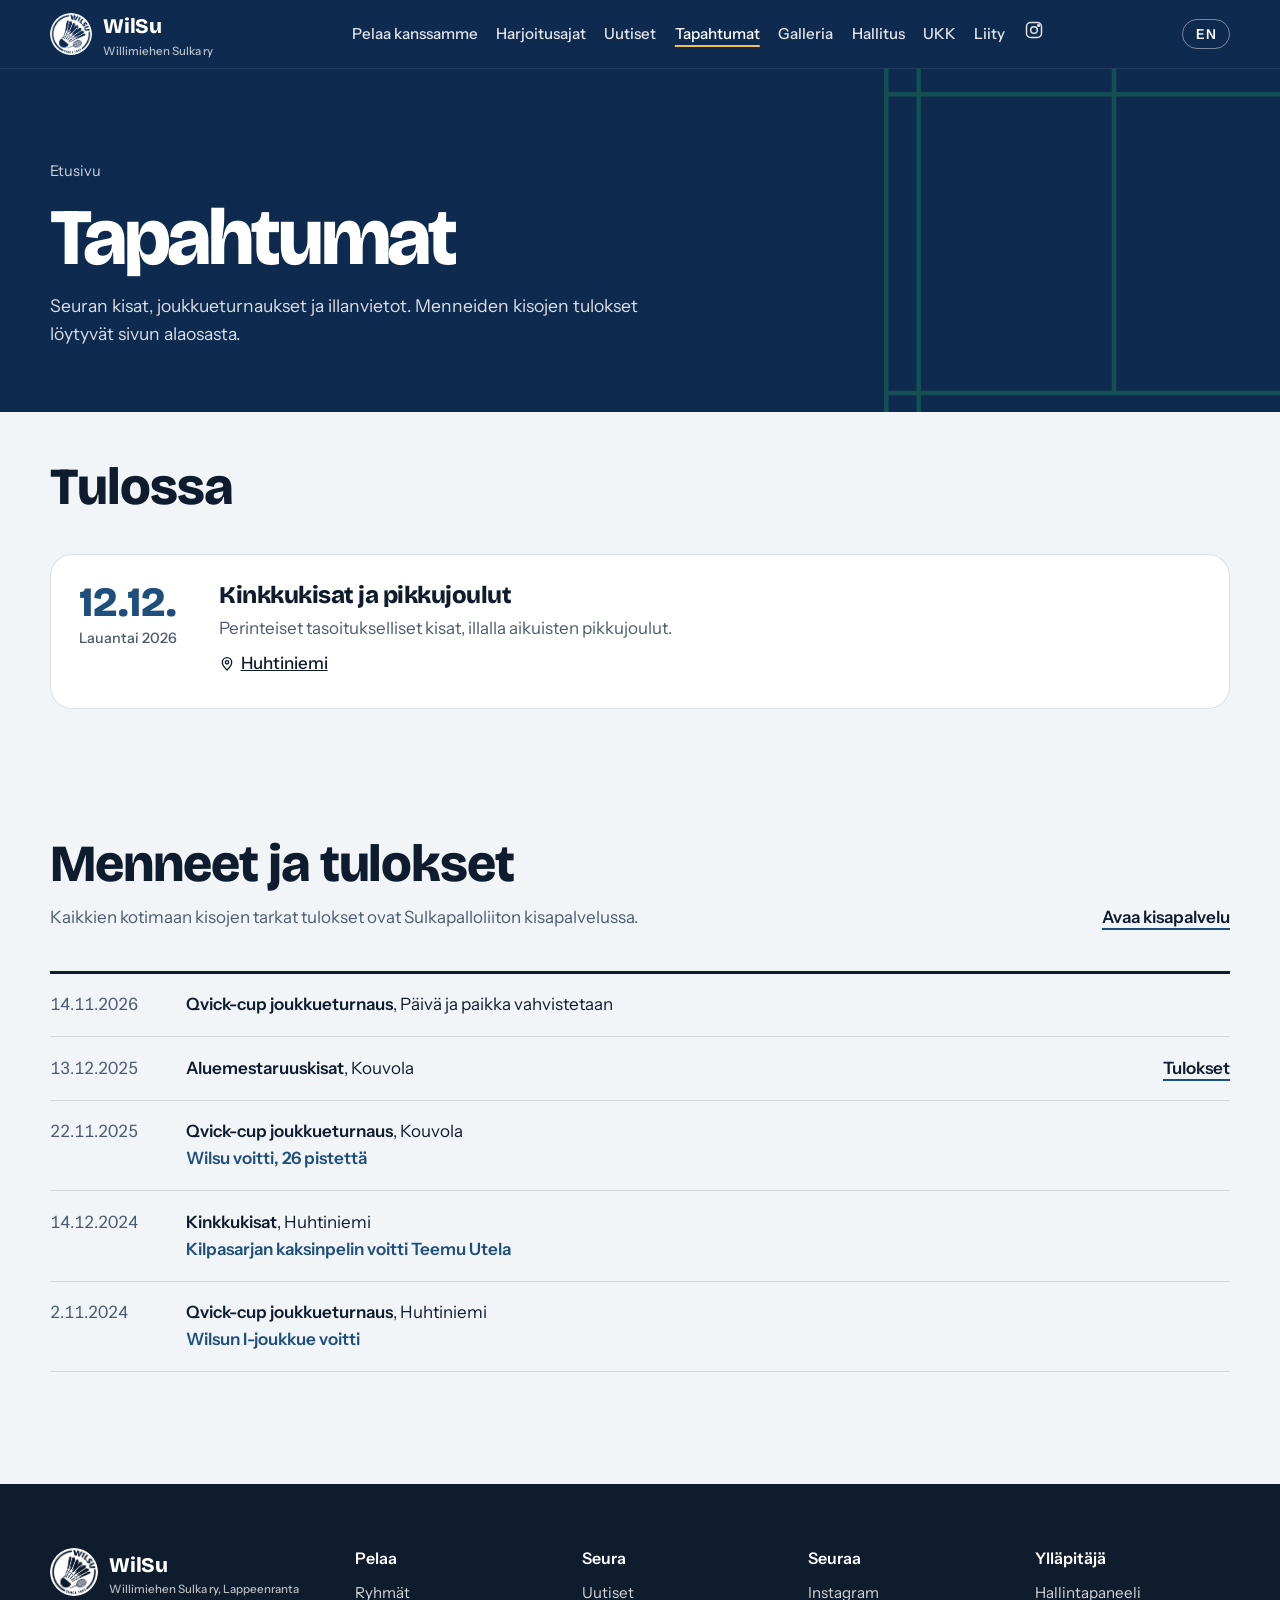
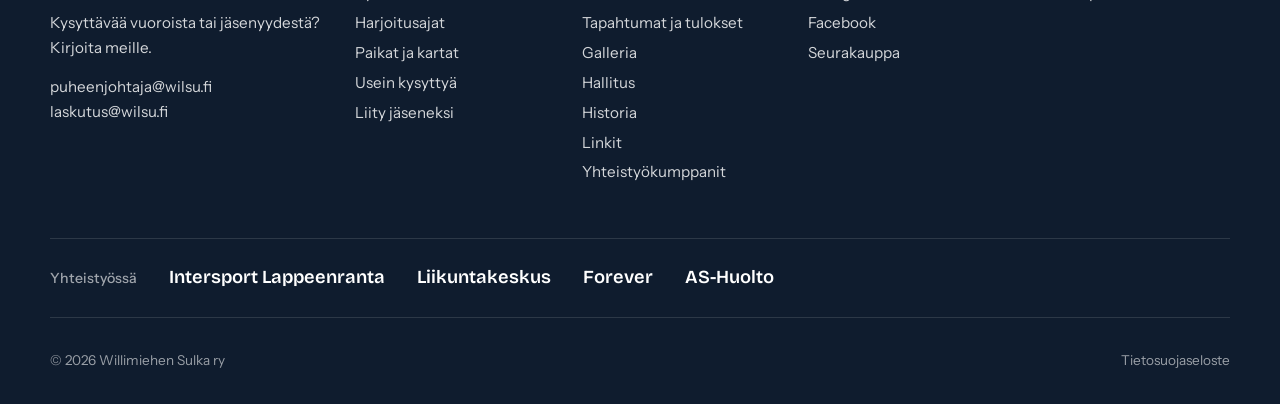
<file: tapahtumat.html>
<!DOCTYPE html>
<html lang="fi">
<head>
<meta charset="UTF-8">
<meta http-equiv="Content-Security-Policy" content="default-src 'self'; base-uri 'self'; object-src 'none'; form-action 'none'; frame-src 'none'; script-src 'self' 'unsafe-inline' https://gc.zgo.at; style-src 'self' 'unsafe-inline'; img-src 'self' data: https://drive.google.com https://lh3.googleusercontent.com https://*.googleusercontent.com https://*.goatcounter.com; connect-src 'self' https://docs.google.com https://*.googleusercontent.com https://gc.zgo.at https://*.goatcounter.com; font-src 'self'; upgrade-insecure-requests">
<meta name="referrer" content="strict-origin-when-cross-origin">
<meta name="viewport" content="width=device-width, initial-scale=1">
<title>Tapahtumat ja tulokset – Willimiehen Sulka</title>
<meta name="description" content="Wilsun tulevat tapahtumat, kisat ja tulokset.">
<meta property="og:type" content="website">
<meta property="og:site_name" content="Willimiehen Sulka">
<meta property="og:locale" content="fi_FI">
<meta property="og:title" content="Tapahtumat ja tulokset – Willimiehen Sulka">
<meta property="og:description" content="Wilsun tulevat tapahtumat, kisat ja tulokset.">
<meta property="og:url" content="https://sachinthalut.github.io/Wilsu/tapahtumat.html">
<meta property="og:image" content="https://sachinthalut.github.io/Wilsu/assets/share.png">
<meta property="og:image:width" content="1200">
<meta property="og:image:height" content="630">
<meta property="og:image:alt" content="Willimiehen Sulka – sulkapalloa Lappeenrannassa">
<meta name="twitter:card" content="summary_large_image">
<meta name="theme-color" content="#0B3B2E">
<link rel="icon" href="data:image/svg+xml,%3Csvg xmlns='http://www.w3.org/2000/svg' viewBox='0 0 40 40'%3E%3Ccircle cx='20' cy='20' r='19' fill='%23F5D547'/%3E%3Cpath d='M13 12 L20 29 L27 12' fill='none' stroke='%230B3B2E' stroke-width='3.2'/%3E%3Ccircle cx='20' cy='30' r='3.2' fill='%230B3B2E'/%3E%3C/svg%3E">
<link rel="apple-touch-icon" href="assets/WilsuLogo.png">
<link rel="preload" href="assets/fonts/bricolage.woff2" as="font" type="font/woff2" crossorigin>
<link rel="stylesheet" href="assets/style.css">
</head>
<body>
<main>
<section class="page-hero"><svg class="lines" viewBox="0 0 610 700" aria-hidden="true" fill="none" stroke="#1B7458" stroke-width="6"><rect x="3" y="3" width="604" height="694"/><line x1="46" y1="0" x2="46" y2="700"/><line x1="564" y1="0" x2="564" y2="700"/><line x1="0" y1="76" x2="610" y2="76"/><line x1="0" y1="472" x2="610" y2="472"/><line x1="305" y1="0" x2="305" y2="472"/><line x1="0" y1="680" x2="610" y2="680" stroke="#F5D547" stroke-width="9"/></svg>
  <div class="wrap">
    <a class="crumb" href="index.html">Etusivu</a>
    <h1>Tapahtumat</h1>
    <p>Seuran kisat, joukkueturnaukset ja illanvietot. Menneiden kisojen tulokset löytyvät sivun alaosasta.</p>
  </div>
</section>
<section class="block" style="padding-top:3rem">
  <div class="wrap">
    <div class="head-row"><h2>Tulossa</h2></div>
    <div id="upcoming"></div>
  </div>
</section>
<section class="block" style="padding-top:0">
  <div class="wrap">
    <div class="head-row">
      <div><h2>Menneet ja tulokset</h2><p class="lede">Kaikkien kotimaan kisojen tarkat tulokset ovat Sulkapalloliiton kisapalvelussa.</p></div>
      <a class="text-link" href="https://badmintonfinland.tournamentsoftware.com">Avaa kisapalvelu</a>
    </div>
    <div class="past" id="past"></div>
  </div>
</section>
</main>
<script src="assets/content.js"></script>
<script src="assets/i18n.js"></script>
<script src="assets/site.js"></script>
<script>
(async () => {
  renderChrome("tapahtumat");
  const C = await loadContent(); afterLoad(C);
  const today = iso(new Date());
  const pin = `<svg width="16" height="16" viewBox="0 0 24 24" fill="none" stroke="currentColor" stroke-width="2" aria-hidden="true"><path d="M12 21s-7-6.2-7-11.5A7 7 0 0 1 19 9.5C19 14.8 12 21 12 21z"/><circle cx="12" cy="9.5" r="2.5"/></svg>`;
  const up = C.events.filter(e => e.date >= today).sort((a, b) => a.date.localeCompare(b.date));
  $("upcoming").innerHTML = up.map(e => {
    const d = D(e.date), link = href(e.link);
    const placeLink = e.place && !/vahvistetaan/i.test(e.place) ? `<a class="ev-place" href="${mapsUrl(e.place + ", Lappeenranta")}">${pin}${esc(e.place)}</a>` : `<span class="ev-place">${pin}${esc(e.place || t("Paikka vahvistetaan"))}</span>`;
    return `<article class="ev-card"><div class="date" data-keep>${d.getDate()}.${d.getMonth()+1}.<small>${DAYS[d.getDay()]} ${e.date.slice(0,4)}</small></div>
      <div data-keep><h3>${esc(e.title)}</h3>${e.desc ? `<p>${esc(e.desc)}</p>` : ""}${placeLink}</div>
      ${link ? `<a class="btn btn-dark" href="${link}" target="_blank" rel="noopener noreferrer">${esc(e.linkText || t("Ilmoittaudu"))}</a>` : ""}</article>`;
  }).join("") || `<p class="lede">${t("Uusia tapahtumia julkaistaan pian. Seuraa meitä Instagramissa.")}</p>`;
  const past = C.events.filter(e => e.date < today).sort((a, b) => b.date.localeCompare(a.date));
  $("past").innerHTML = past.map(e => {
    const rl = href(e.resultsLink);
    return `<div class="past-row"><time datetime="${e.date}">${fiFull(e.date)}</time>
      <div data-keep><b>${esc(e.title)}</b>${e.place ? `, ${esc(e.place)}` : ""}${e.result ? `<br><span class="res">${esc(e.result)}</span>` : ""}</div>
      ${rl ? `<a class="text-link" href="${rl}" target="_blank" rel="noopener noreferrer">${t("Tulokset")}</a>` : "<span></span>"}</div>`;
  }).join("") || `<p class="lede" style="padding-top:1rem">${t("Menneitä tapahtumia ei vielä ole.")}</p>`;
})();
</script>
</body>
</html>
</file>
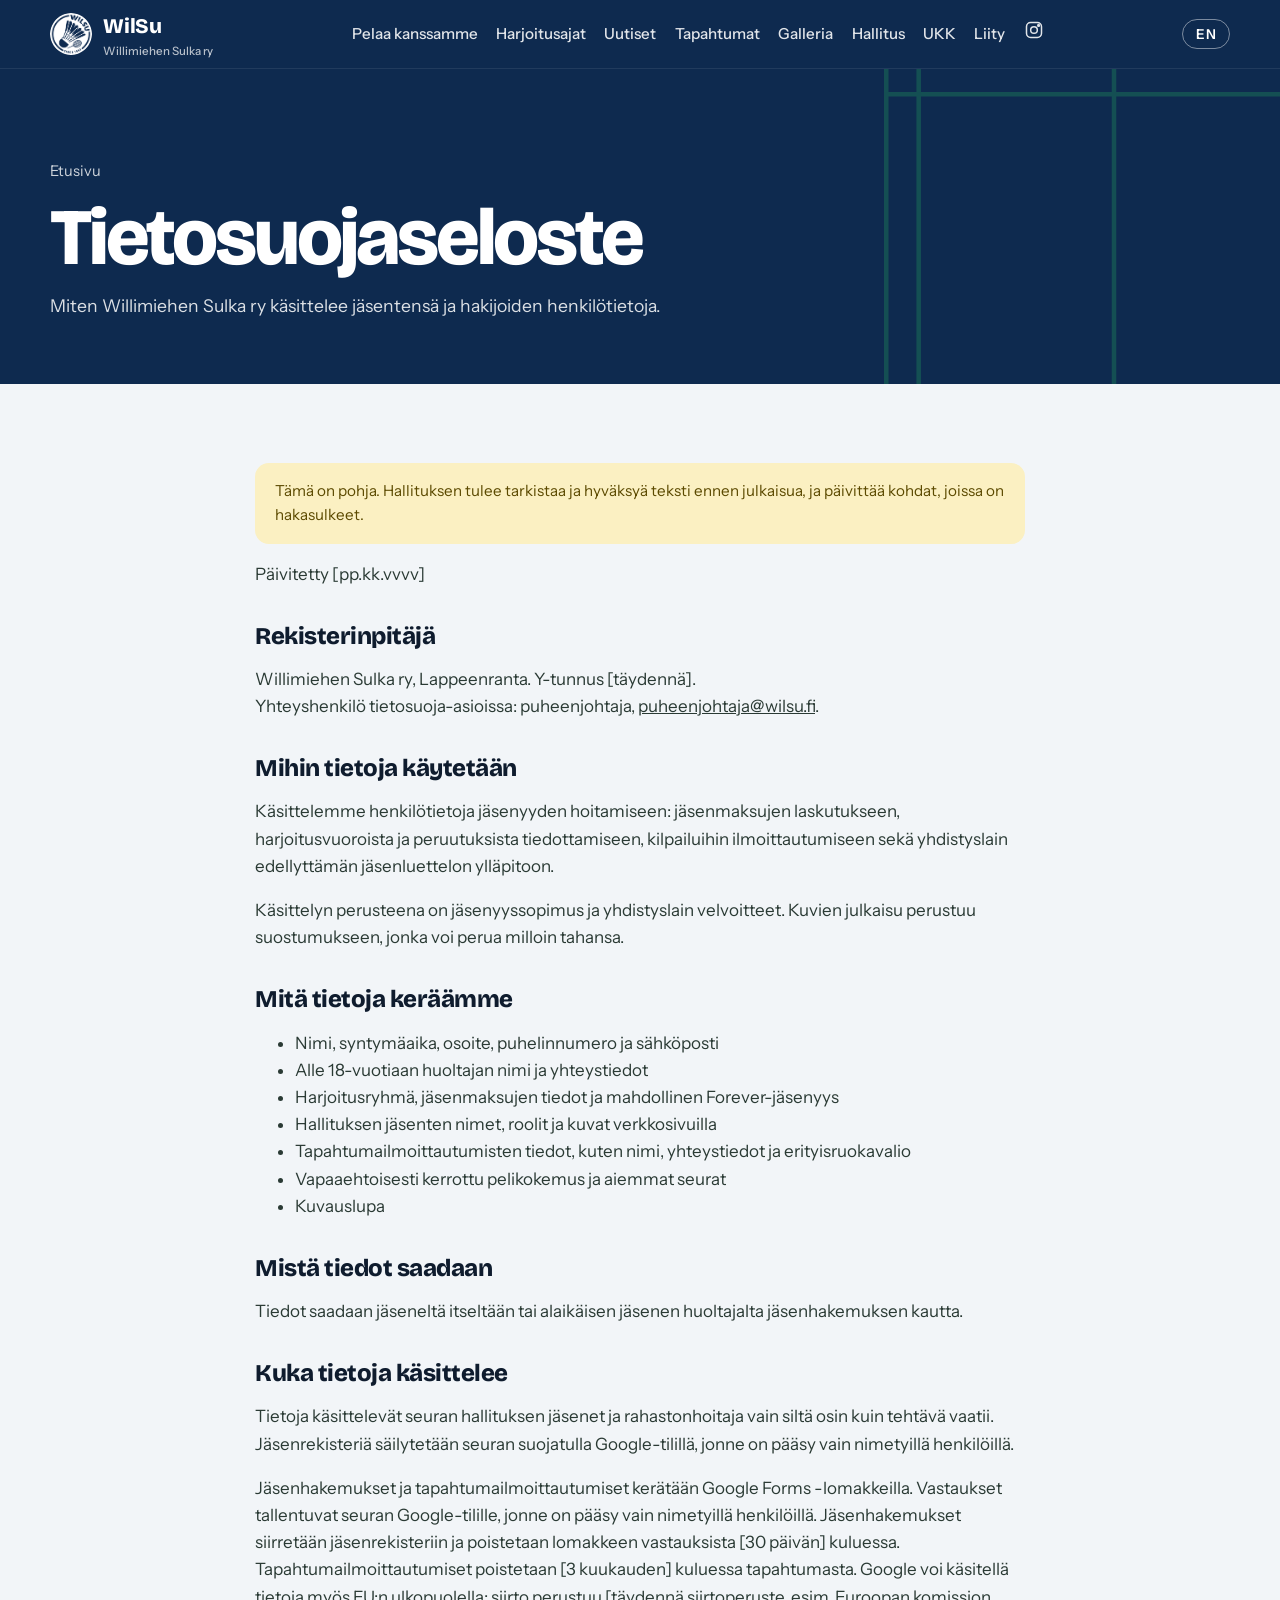
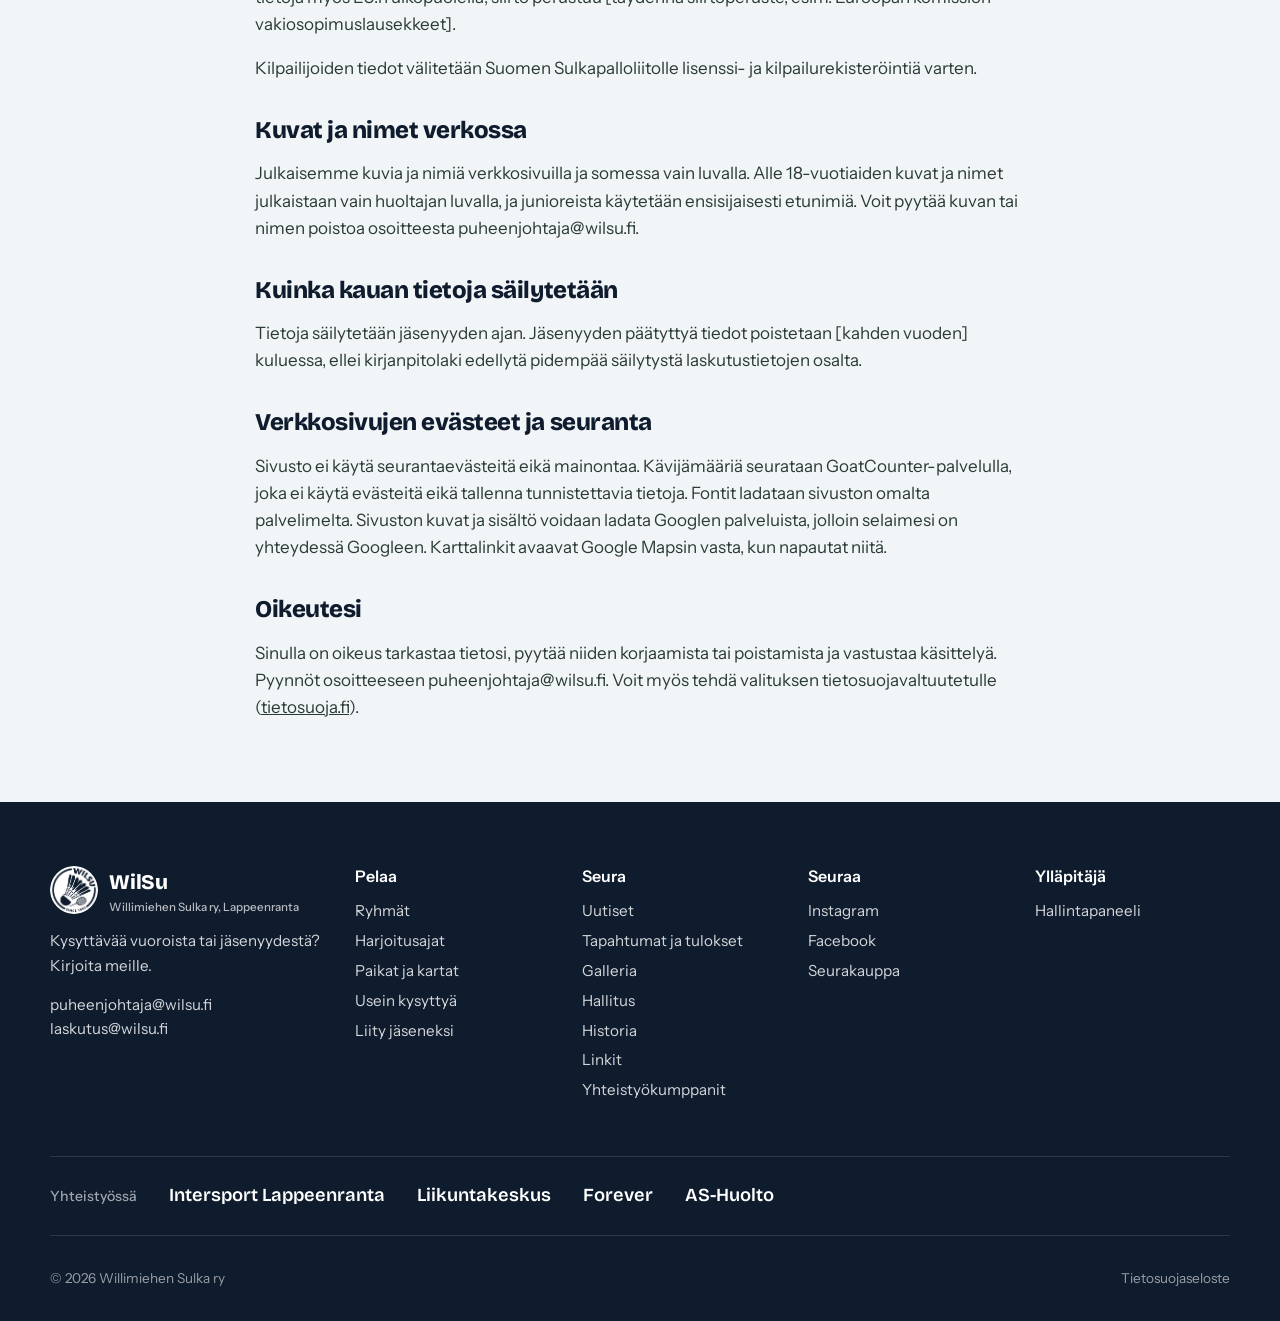
<file: tietosuojaseloste.html>
<!DOCTYPE html>
<html lang="fi">
<head>
<meta charset="UTF-8">
<meta http-equiv="Content-Security-Policy" content="default-src 'self'; base-uri 'self'; object-src 'none'; form-action 'none'; frame-src 'none'; script-src 'self' 'unsafe-inline' https://gc.zgo.at; style-src 'self' 'unsafe-inline'; img-src 'self' data: https://drive.google.com https://lh3.googleusercontent.com https://*.googleusercontent.com https://*.goatcounter.com; connect-src 'self' https://docs.google.com https://*.googleusercontent.com https://gc.zgo.at https://*.goatcounter.com; font-src 'self'; upgrade-insecure-requests">
<meta name="referrer" content="strict-origin-when-cross-origin">
<meta name="viewport" content="width=device-width, initial-scale=1">
<title>Tietosuojaseloste – Willimiehen Sulka</title>
<meta name="description" content="Willimiehen Sulka ry:n jäsenrekisterin ja verkkosivujen tietosuojaseloste.">
<meta property="og:type" content="website">
<meta property="og:site_name" content="Willimiehen Sulka">
<meta property="og:locale" content="fi_FI">
<meta property="og:title" content="Tietosuojaseloste – Willimiehen Sulka">
<meta property="og:description" content="Willimiehen Sulka ry:n tietosuojaseloste.">
<meta property="og:url" content="https://sachinthalut.github.io/Wilsu/tietosuojaseloste.html">
<meta property="og:image" content="https://sachinthalut.github.io/Wilsu/assets/share.png">
<meta property="og:image:width" content="1200">
<meta property="og:image:height" content="630">
<meta property="og:image:alt" content="Willimiehen Sulka – sulkapalloa Lappeenrannassa">
<meta name="twitter:card" content="summary_large_image">
<meta name="theme-color" content="#0B3B2E">
<link rel="icon" href="data:image/svg+xml,%3Csvg xmlns='http://www.w3.org/2000/svg' viewBox='0 0 40 40'%3E%3Ccircle cx='20' cy='20' r='19' fill='%23F5D547'/%3E%3Cpath d='M13 12 L20 29 L27 12' fill='none' stroke='%230B3B2E' stroke-width='3.2'/%3E%3Ccircle cx='20' cy='30' r='3.2' fill='%230B3B2E'/%3E%3C/svg%3E">
<link rel="apple-touch-icon" href="assets/WilsuLogo.png">
<link rel="preload" href="assets/fonts/bricolage.woff2" as="font" type="font/woff2" crossorigin>
<link rel="stylesheet" href="assets/style.css">
</head>
<body>
<main>
<section class="page-hero"><svg class="lines" viewBox="0 0 610 700" aria-hidden="true" fill="none" stroke="#1B7458" stroke-width="6"><rect x="3" y="3" width="604" height="694"/><line x1="46" y1="0" x2="46" y2="700"/><line x1="564" y1="0" x2="564" y2="700"/><line x1="0" y1="76" x2="610" y2="76"/><line x1="0" y1="472" x2="610" y2="472"/><line x1="305" y1="0" x2="305" y2="472"/><line x1="0" y1="680" x2="610" y2="680" stroke="#F5D547" stroke-width="9"/></svg>
  <div class="wrap">
    <a class="crumb" href="index.html">Etusivu</a>
    <h1>Tietosuojaseloste</h1>
    <p>Miten Willimiehen Sulka ry käsittelee jäsentensä ja hakijoiden henkilötietoja.</p>
  </div>
</section>
<div class="wrap">
<div class="legal-doc">
  <p class="note">Tämä on pohja. Hallituksen tulee tarkistaa ja hyväksyä teksti ennen julkaisua, ja päivittää kohdat, joissa on hakasulkeet.</p>
  <p>Päivitetty [pp.kk.vvvv]</p>

  <h2>Rekisterinpitäjä</h2>
  <p>Willimiehen Sulka ry, Lappeenranta. Y-tunnus [täydennä].<br>Yhteyshenkilö tietosuoja-asioissa: puheenjohtaja, <a href="mailto:puheenjohtaja@wilsu.fi">puheenjohtaja@wilsu.fi</a>.</p>

  <h2>Mihin tietoja käytetään</h2>
  <p>Käsittelemme henkilötietoja jäsenyyden hoitamiseen: jäsenmaksujen laskutukseen, harjoitusvuoroista ja peruutuksista tiedottamiseen, kilpailuihin ilmoittautumiseen sekä yhdistyslain edellyttämän jäsenluettelon ylläpitoon.</p>
  <p>Käsittelyn perusteena on jäsenyyssopimus ja yhdistyslain velvoitteet. Kuvien julkaisu perustuu suostumukseen, jonka voi perua milloin tahansa.</p>

  <h2>Mitä tietoja keräämme</h2>
  <ul>
    <li>Nimi, syntymäaika, osoite, puhelinnumero ja sähköposti</li>
    <li>Alle 18-vuotiaan huoltajan nimi ja yhteystiedot</li>
    <li>Harjoitusryhmä, jäsenmaksujen tiedot ja mahdollinen Forever-jäsenyys</li>
    <li>Hallituksen jäsenten nimet, roolit ja kuvat verkkosivuilla</li>
    <li>Tapahtumailmoittautumisten tiedot, kuten nimi, yhteystiedot ja erityisruokavalio</li>
    <li>Vapaaehtoisesti kerrottu pelikokemus ja aiemmat seurat</li>
    <li>Kuvauslupa</li>
  </ul>

  <h2>Mistä tiedot saadaan</h2>
  <p>Tiedot saadaan jäseneltä itseltään tai alaikäisen jäsenen huoltajalta jäsenhakemuksen kautta.</p>

  <h2>Kuka tietoja käsittelee</h2>
  <p>Tietoja käsittelevät seuran hallituksen jäsenet ja rahastonhoitaja vain siltä osin kuin tehtävä vaatii. Jäsenrekisteriä säilytetään seuran suojatulla Google-tilillä, jonne on pääsy vain nimetyillä henkilöillä.</p>
  <p>Jäsenhakemukset ja tapahtumailmoittautumiset kerätään Google Forms -lomakkeilla. Vastaukset tallentuvat seuran Google-tilille, jonne on pääsy vain nimetyillä henkilöillä. Jäsenhakemukset siirretään jäsenrekisteriin ja poistetaan lomakkeen vastauksista [30 päivän] kuluessa. Tapahtumailmoittautumiset poistetaan [3 kuukauden] kuluessa tapahtumasta. Google voi käsitellä tietoja myös EU:n ulkopuolella; siirto perustuu [täydennä siirtoperuste, esim. Euroopan komission vakiosopimuslausekkeet].</p>
  <p>Kilpailijoiden tiedot välitetään Suomen Sulkapalloliitolle lisenssi- ja kilpailurekisteröintiä varten.</p>

  <h2>Kuvat ja nimet verkossa</h2>
  <p>Julkaisemme kuvia ja nimiä verkkosivuilla ja somessa vain luvalla. Alle 18-vuotiaiden kuvat ja nimet julkaistaan vain huoltajan luvalla, ja junioreista käytetään ensisijaisesti etunimiä. Voit pyytää kuvan tai nimen poistoa osoitteesta puheenjohtaja@wilsu.fi.</p>

  <h2>Kuinka kauan tietoja säilytetään</h2>
  <p>Tietoja säilytetään jäsenyyden ajan. Jäsenyyden päätyttyä tiedot poistetaan [kahden vuoden] kuluessa, ellei kirjanpitolaki edellytä pidempää säilytystä laskutustietojen osalta.</p>

  <h2>Verkkosivujen evästeet ja seuranta</h2>
  <p>Sivusto ei käytä seurantaevästeitä eikä mainontaa. Kävijämääriä seurataan GoatCounter-palvelulla, joka ei käytä evästeitä eikä tallenna tunnistettavia tietoja. Fontit ladataan sivuston omalta palvelimelta. Sivuston kuvat ja sisältö voidaan ladata Googlen palveluista, jolloin selaimesi on yhteydessä Googleen. Karttalinkit avaavat Google Mapsin vasta, kun napautat niitä.</p>

  <h2>Oikeutesi</h2>
  <p>Sinulla on oikeus tarkastaa tietosi, pyytää niiden korjaamista tai poistamista ja vastustaa käsittelyä. Pyynnöt osoitteeseen puheenjohtaja@wilsu.fi. Voit myös tehdä valituksen tietosuojavaltuutetulle (<a href="https://tietosuoja.fi">tietosuoja.fi</a>).</p>
</div>
</div>
</main>
<script src="assets/content.js"></script>
<script src="assets/i18n.js"></script>
<script src="assets/site.js"></script>
<script>renderChrome(""); loadContent().then(afterLoad); if (EN_ON){ const n = document.createElement("p"); n.className = "note"; n.style.marginBottom = "1rem"; n.textContent = "This privacy policy is available in Finnish only. Questions: puheenjohtaja@wilsu.fi"; n.setAttribute("data-keep",""); document.querySelector(".legal-doc").prepend(n); }</script>
</body>
</html>
</file>
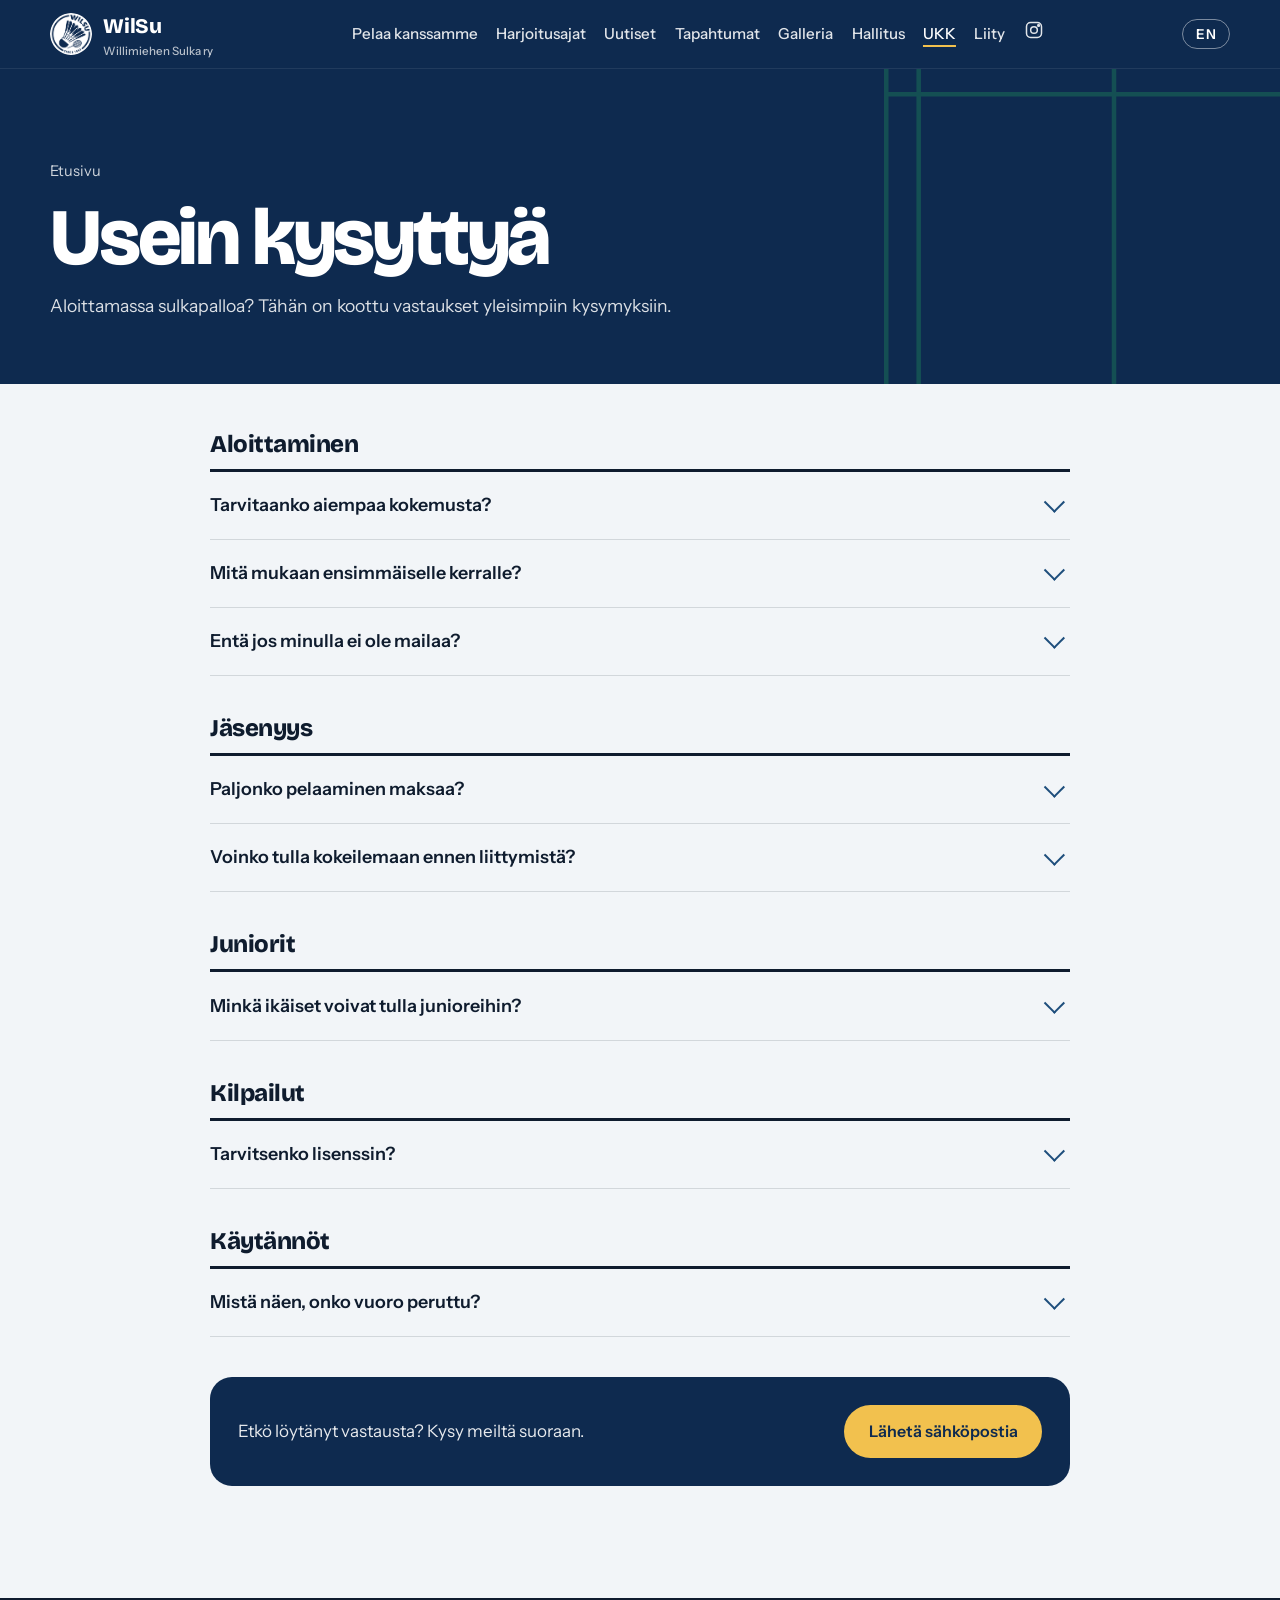
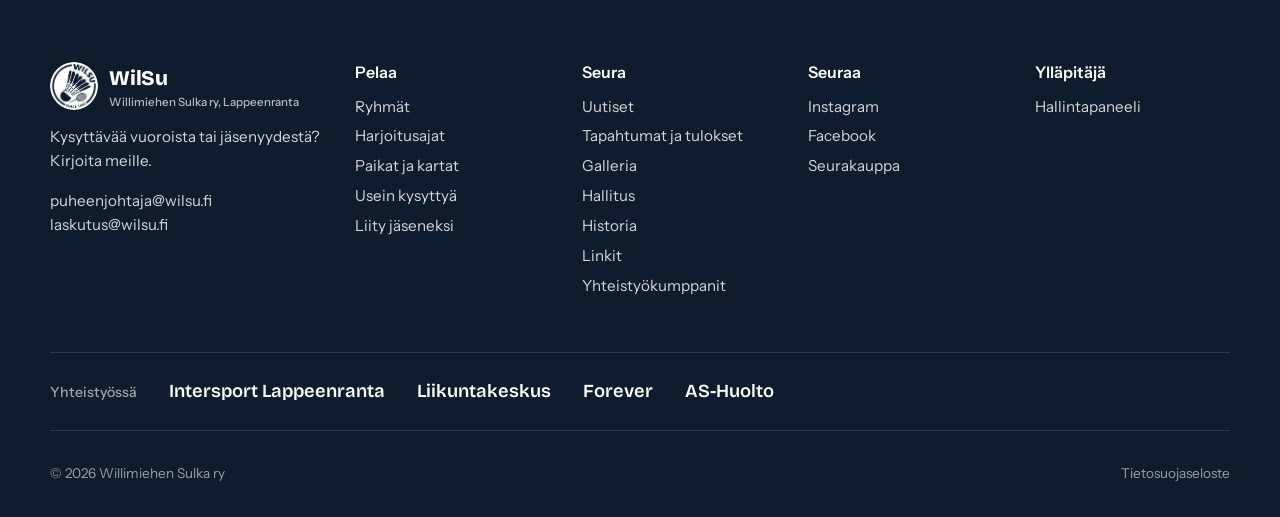
<file: ukk.html>
<!DOCTYPE html>
<html lang="fi">
<head>
<meta charset="UTF-8">
<meta http-equiv="Content-Security-Policy" content="default-src 'self'; base-uri 'self'; object-src 'none'; form-action 'none'; frame-src 'none'; script-src 'self' 'unsafe-inline' https://gc.zgo.at; style-src 'self' 'unsafe-inline'; img-src 'self' data: https://drive.google.com https://lh3.googleusercontent.com https://*.googleusercontent.com https://*.goatcounter.com; connect-src 'self' https://docs.google.com https://*.googleusercontent.com https://gc.zgo.at https://*.goatcounter.com; font-src 'self'; upgrade-insecure-requests">
<meta name="referrer" content="strict-origin-when-cross-origin">
<meta name="viewport" content="width=device-width, initial-scale=1">
<title>Usein kysyttyä – Willimiehen Sulka</title>
<meta name="description" content="Vastauksia aloittelijoiden kysymyksiin: mitä mukaan, paljonko maksaa ja miten mukaan pääsee.">
<meta property="og:type" content="website">
<meta property="og:site_name" content="Willimiehen Sulka">
<meta property="og:locale" content="fi_FI">
<meta property="og:title" content="Usein kysyttyä – Willimiehen Sulka">
<meta property="og:description" content="Vastauksia aloittelijoiden kysymyksiin.">
<meta property="og:url" content="https://sachinthalut.github.io/Wilsu/ukk.html">
<meta property="og:image" content="https://sachinthalut.github.io/Wilsu/assets/share.png">
<meta property="og:image:width" content="1200">
<meta property="og:image:height" content="630">
<meta property="og:image:alt" content="Willimiehen Sulka – sulkapalloa Lappeenrannassa">
<meta name="twitter:card" content="summary_large_image">
<meta name="theme-color" content="#0B3B2E">
<link rel="icon" href="data:image/svg+xml,%3Csvg xmlns='http://www.w3.org/2000/svg' viewBox='0 0 40 40'%3E%3Ccircle cx='20' cy='20' r='19' fill='%23F5D547'/%3E%3Cpath d='M13 12 L20 29 L27 12' fill='none' stroke='%230B3B2E' stroke-width='3.2'/%3E%3Ccircle cx='20' cy='30' r='3.2' fill='%230B3B2E'/%3E%3C/svg%3E">
<link rel="apple-touch-icon" href="assets/WilsuLogo.png">
<link rel="preload" href="assets/fonts/bricolage.woff2" as="font" type="font/woff2" crossorigin>
<link rel="stylesheet" href="assets/style.css">
</head>
<body>
<main>
<section class="page-hero"><svg class="lines" viewBox="0 0 610 700" aria-hidden="true" fill="none" stroke="#1B7458" stroke-width="6"><rect x="3" y="3" width="604" height="694"/><line x1="46" y1="0" x2="46" y2="700"/><line x1="564" y1="0" x2="564" y2="700"/><line x1="0" y1="76" x2="610" y2="76"/><line x1="0" y1="472" x2="610" y2="472"/><line x1="305" y1="0" x2="305" y2="472"/><line x1="0" y1="680" x2="610" y2="680" stroke="#F5D547" stroke-width="9"/></svg>
  <div class="wrap">
    <a class="crumb" href="index.html">Etusivu</a>
    <h1>Usein kysyttyä</h1>
    <p>Aloittamassa sulkapalloa? Tähän on koottu vastaukset yleisimpiin kysymyksiin.</p>
  </div>
</section>
<section class="block" style="padding-top:3rem">
  <div class="wrap" style="max-width:860px">
    <div class="faq" id="faq"></div>
    <div class="faq-cta">
      <p>Etkö löytänyt vastausta? Kysy meiltä suoraan.</p>
      <a class="btn btn-shuttle" href="mailto:puheenjohtaja@wilsu.fi">Lähetä sähköpostia</a>
    </div>
  </div>
</section>
</main>
<script src="assets/content.js"></script>
<script src="assets/i18n.js"></script>
<script src="assets/site.js"></script>
<script>
(async () => {
  renderChrome("ukk");
  const C = await loadContent(); afterLoad(C);
  const groups = [];
  C.faq.forEach(f => { const g = f.topic || ""; let x = groups.find(y => y.name === g); if (!x) groups.push(x = { name: g, items: [] }); x.items.push(f); });
  $("faq").innerHTML = groups.map(g => `<div class="faq-group">${g.name ? `<h2>${esc(t(g.name))}</h2>` : ""}
    ${g.items.map(f => `<details data-keep><summary>${esc(f.q)}</summary><div class="answer">${paragraphs(f.a)}</div></details>`).join("")}</div>`).join("");
  if (location.hash){ const d = document.getElementById(location.hash.slice(1)); if (d && d.tagName === "DETAILS") d.open = true; }
})();
</script>
</body>
</html>
</file>
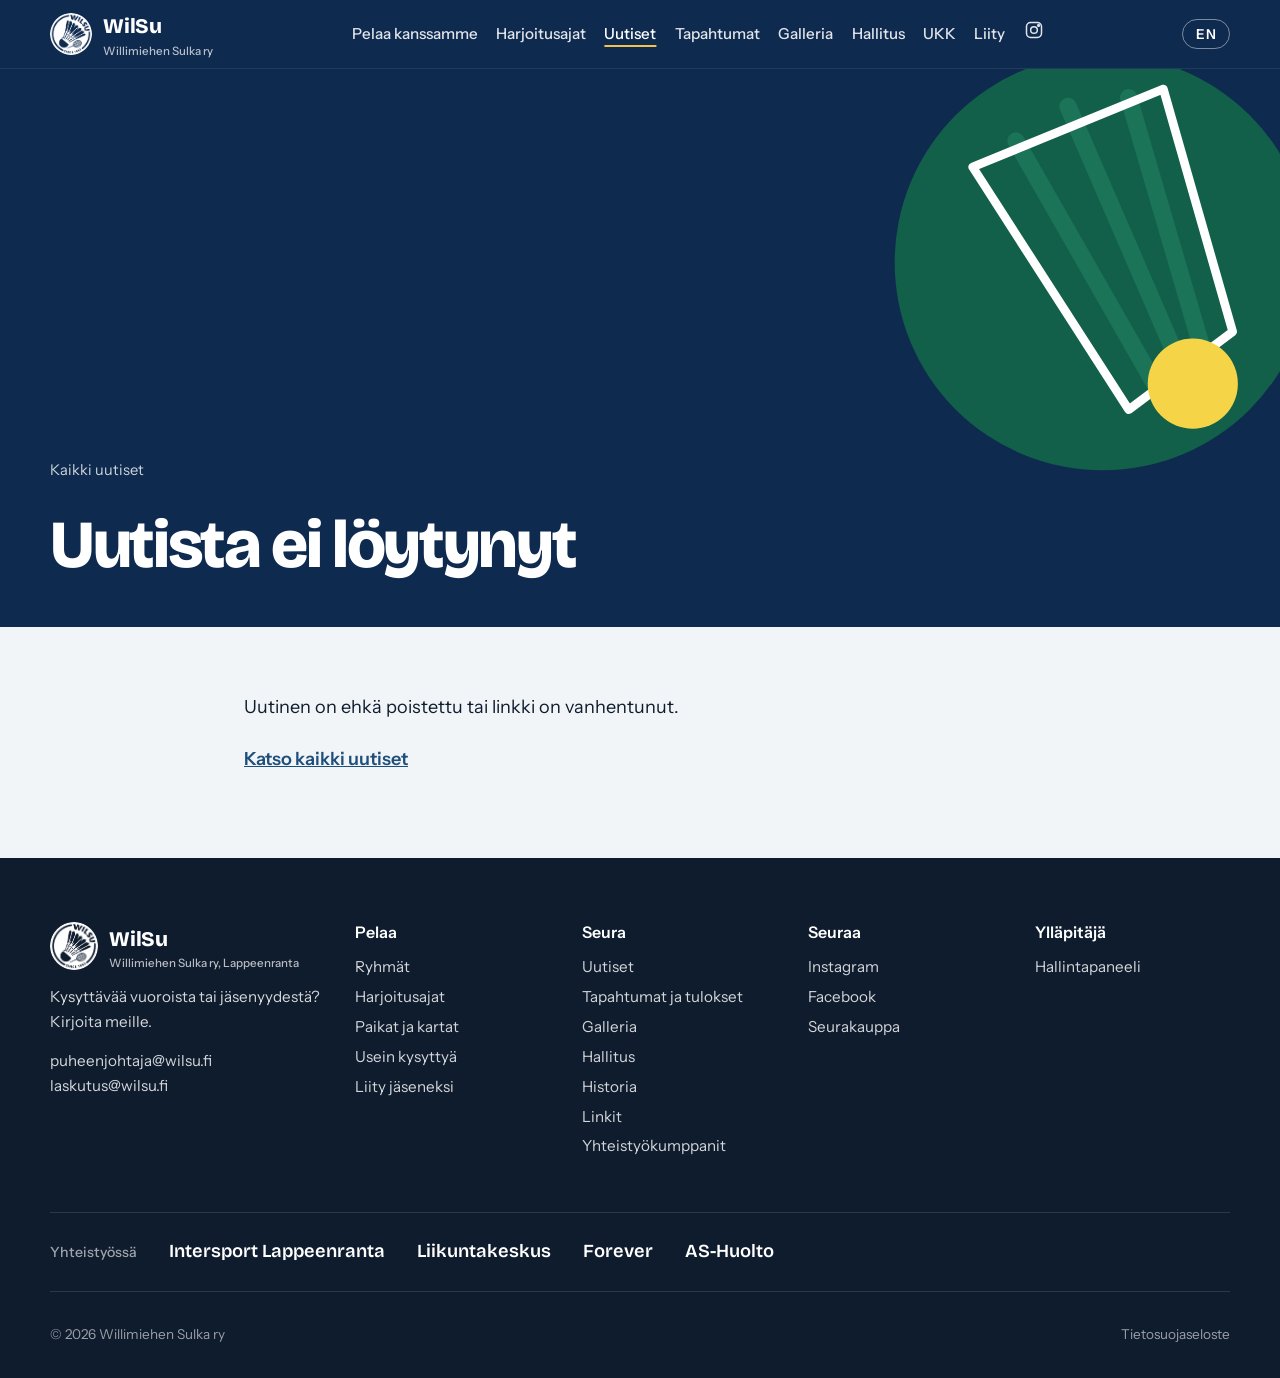
<file: uutinen.html>
<!DOCTYPE html>
<html lang="fi">
<head>
<meta charset="UTF-8">
<meta http-equiv="Content-Security-Policy" content="default-src 'self'; base-uri 'self'; object-src 'none'; form-action 'none'; frame-src 'none'; script-src 'self' 'unsafe-inline' https://gc.zgo.at; style-src 'self' 'unsafe-inline'; img-src 'self' data: https://drive.google.com https://lh3.googleusercontent.com https://*.googleusercontent.com https://*.goatcounter.com; connect-src 'self' https://docs.google.com https://*.googleusercontent.com https://gc.zgo.at https://*.goatcounter.com; font-src 'self'; upgrade-insecure-requests">
<meta name="referrer" content="strict-origin-when-cross-origin">
<meta name="viewport" content="width=device-width, initial-scale=1">
<title>Uutinen – Willimiehen Sulka</title>
<meta name="description" content="Wilsun uutinen.">
<meta property="og:type" content="website">
<meta property="og:site_name" content="Willimiehen Sulka">
<meta property="og:locale" content="fi_FI">
<meta property="og:title" content="Uutinen – Willimiehen Sulka">
<meta property="og:description" content="Wilsun uutinen.">
<meta property="og:url" content="https://sachinthalut.github.io/Wilsu/uutiset.html">
<meta property="og:image" content="https://sachinthalut.github.io/Wilsu/assets/share.png">
<meta property="og:image:width" content="1200">
<meta property="og:image:height" content="630">
<meta property="og:image:alt" content="Willimiehen Sulka – sulkapalloa Lappeenrannassa">
<meta name="twitter:card" content="summary_large_image">
<meta name="theme-color" content="#0B3B2E">
<link rel="icon" href="data:image/svg+xml,%3Csvg xmlns='http://www.w3.org/2000/svg' viewBox='0 0 40 40'%3E%3Ccircle cx='20' cy='20' r='19' fill='%23F5D547'/%3E%3Cpath d='M13 12 L20 29 L27 12' fill='none' stroke='%230B3B2E' stroke-width='3.2'/%3E%3Ccircle cx='20' cy='30' r='3.2' fill='%230B3B2E'/%3E%3C/svg%3E">
<link rel="apple-touch-icon" href="assets/WilsuLogo.png">
<link rel="preload" href="assets/fonts/bricolage.woff2" as="font" type="font/woff2" crossorigin>
<link rel="stylesheet" href="assets/style.css">
</head>
<body>
<main>
<section class="article-hero" id="hero">
  <div class="wrap">
    <a class="crumb" href="uutiset.html">Kaikki uutiset</a>
    <div class="meta" id="meta"></div>
    <h1 id="title">Ladataan…</h1>
  </div>
</section>
<article class="wrap">
  <div class="article-body" id="body"></div>
</article>
<div class="wrap" style="max-width:66ch;padding-bottom:4rem" id="after" hidden>
  <div class="share"><span>Jaa uutinen</span>
    <button class="btn btn-dark" id="share">Jaa</button>
    <button class="btn btn-line" id="copy">Kopioi linkki</button>
  </div>
  <nav class="pager" id="pager" aria-label="Muut uutiset"></nav>
</div>
</main>
<script src="assets/content.js"></script>
<script src="assets/i18n.js"></script>
<script src="assets/site.js"></script>
<script>
(async () => {
  renderChrome("uutiset");
  const C = await loadContent(); afterLoad(C);
  const id = new URLSearchParams(location.search).get("id");
  const i = C.news.findIndex(n => n.id === id);
  const hero = $("hero");
  if (i < 0){
    hero.classList.add("noimg"); hero.insertAdjacentHTML("afterbegin", DECO);
    $("title").textContent = t("Uutista ei löytynyt");
    $("body").innerHTML = `<p>${t("Uutinen on ehkä poistettu tai linkki on vanhentunut.")}</p><p><a href="uutiset.html">${t("Katso kaikki uutiset")}</a></p>`;
    return;
  }
  const n = C.news[i];
  document.title = n.title + " – Willimiehen Sulka";
  $("title").textContent = n.title; $("title").setAttribute("data-keep", "");
  $("meta").innerHTML = `<span class="cat" style="background:var(--shuttle);color:var(--deep);font-size:.8rem;font-weight:600;padding:.2rem .65rem;border-radius:999px" data-keep>${esc(t(n.cat))}</span><time datetime="${n.date}" data-keep>${longDate(n.date)}</time>`;
  const noImg = () => { hero.classList.add("noimg"); hero.insertAdjacentHTML("afterbegin", DECO); document.querySelector(".article-body figcaption")?.remove(); };
  if (n.image) hero.prepend(img(n.image, n.caption || "", el => { el.remove(); noImg(); }, 2000)); else noImg();
  $("body").setAttribute("data-keep", "");
  $("body").innerHTML = (n.image && n.caption ? `<figcaption>${esc(n.caption)}</figcaption>` : "")
    + (n.summary ? `<p class="summary">${esc(n.summary)}</p>` : "") + paragraphs(n.body);
  $("after").hidden = false;
  const newer = C.news[i - 1], older = C.news[i + 1];
  $("pager").innerHTML = (older ? `<a href="uutinen.html?id=${encodeURIComponent(older.id)}"><small>Edellinen uutinen</small><b data-keep>${esc(older.title)}</b></a>` : "<span></span>")
    + (newer ? `<a class="nxt" href="uutinen.html?id=${encodeURIComponent(newer.id)}"><small>Seuraava uutinen</small><b data-keep>${esc(newer.title)}</b></a>` : "");
  const url = location.href;
  if (navigator.share) $("share").onclick = () => navigator.share({ title: n.title, url }).catch(() => {});
  else $("share").hidden = true;
  $("copy").onclick = async () => {
    try { await navigator.clipboard.writeText(url); $("copy").textContent = t("Linkki kopioitu"); }
    catch { $("copy").textContent = t("Kopioi osoiteriviltä"); }
    setTimeout(() => $("copy").textContent = t("Kopioi linkki"), 2500);
  };
})();
</script>
</body>
</html>
</file>
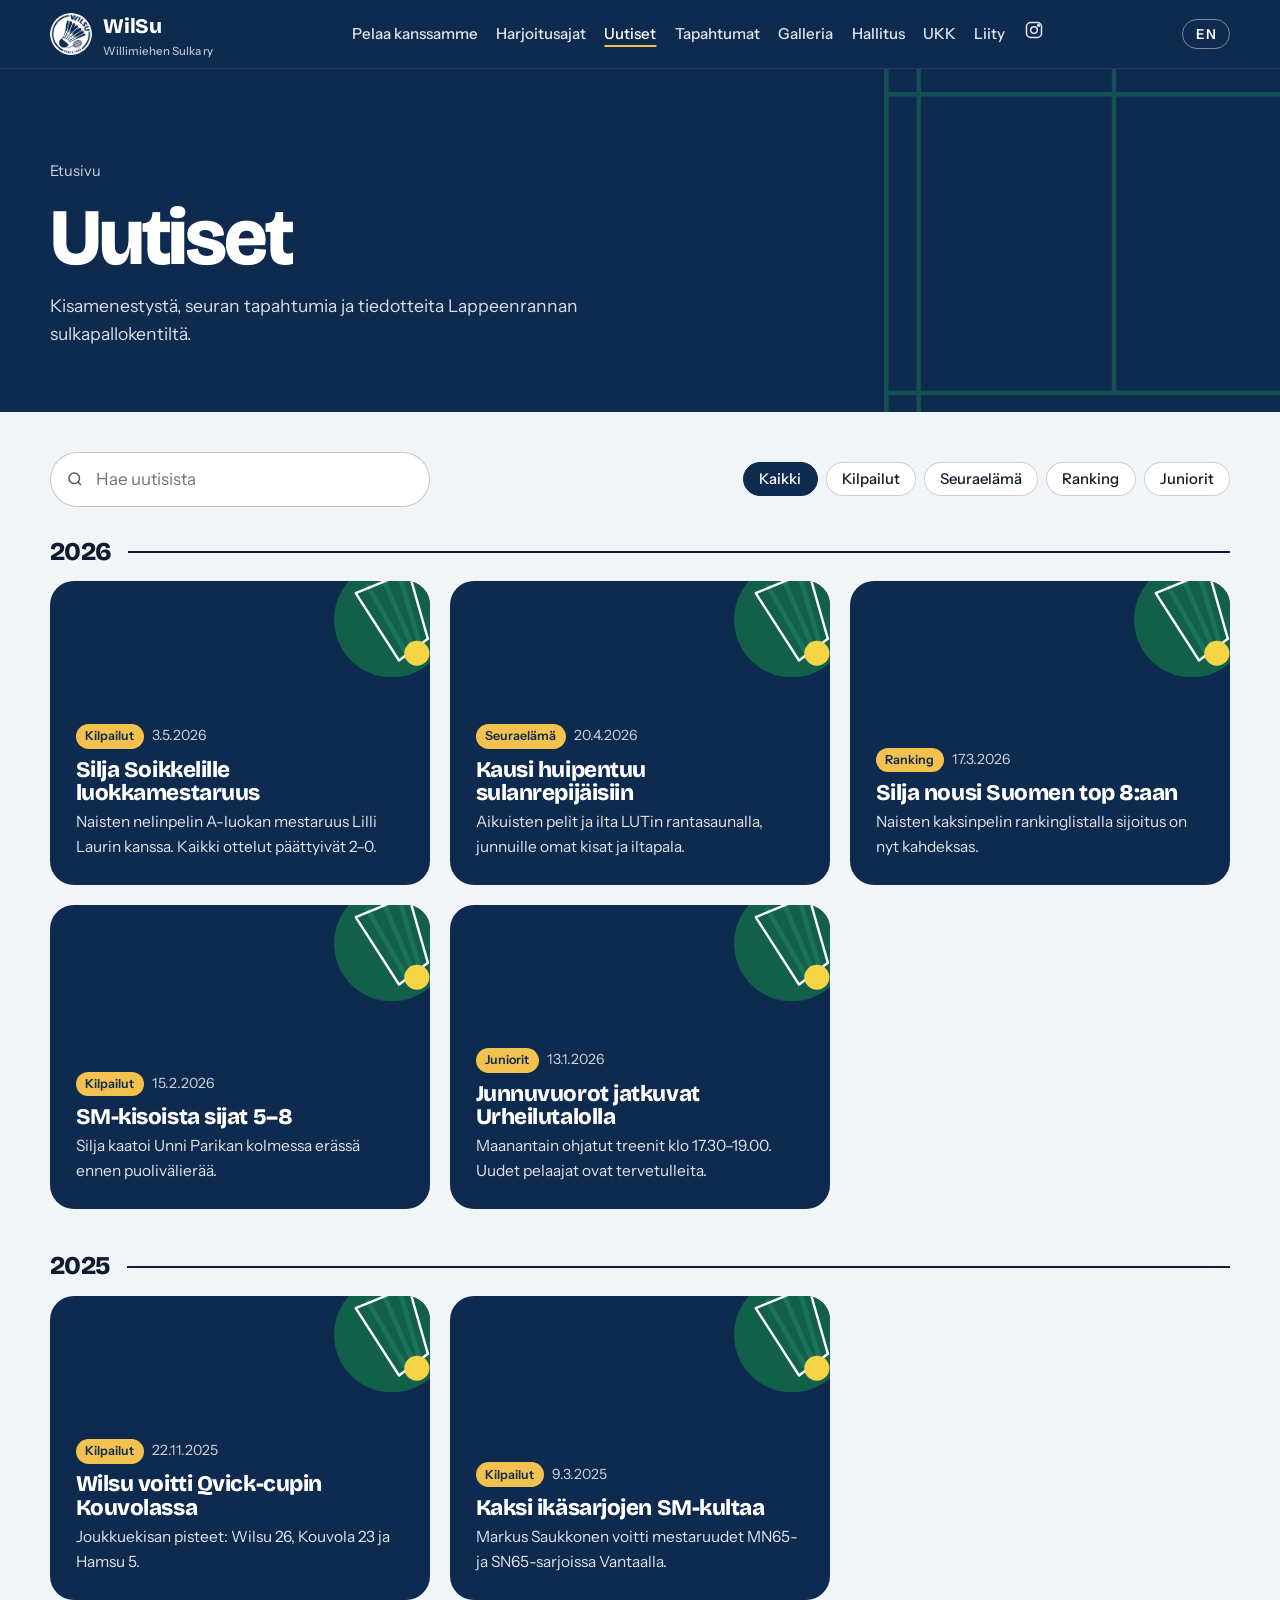
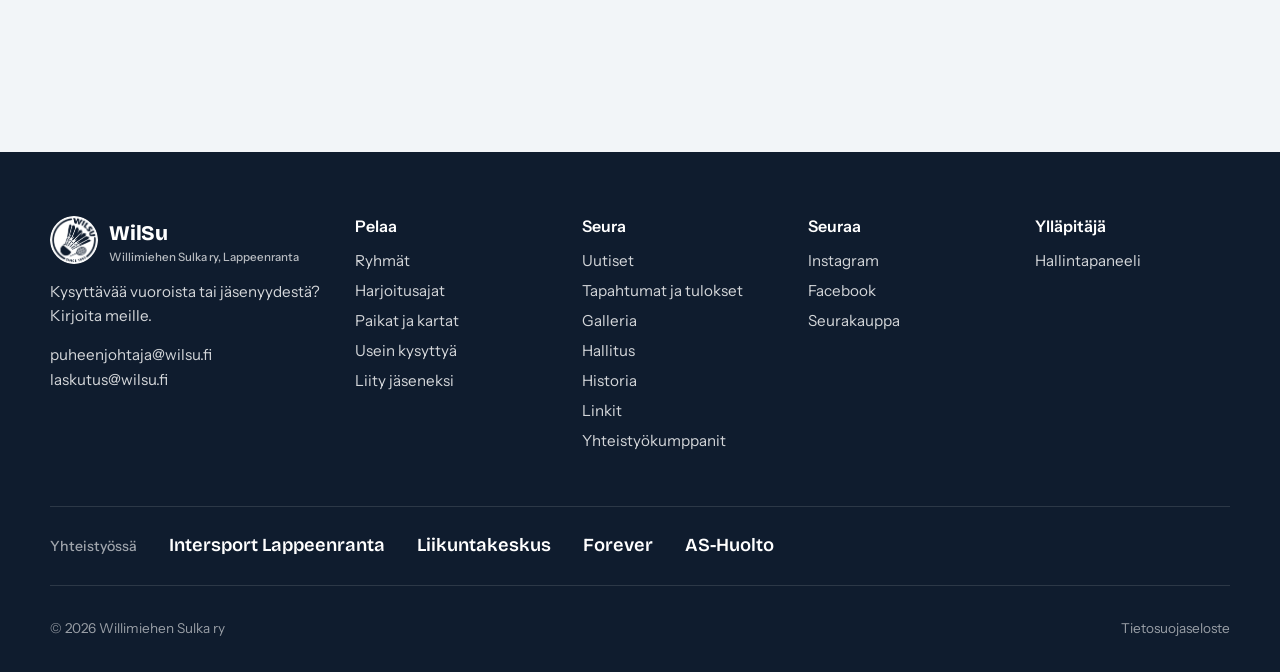
<file: uutiset.html>
<!DOCTYPE html>
<html lang="fi">
<head>
<meta charset="UTF-8">
<meta http-equiv="Content-Security-Policy" content="default-src 'self'; base-uri 'self'; object-src 'none'; form-action 'none'; frame-src 'none'; script-src 'self' 'unsafe-inline' https://gc.zgo.at; style-src 'self' 'unsafe-inline'; img-src 'self' data: https://drive.google.com https://lh3.googleusercontent.com https://*.googleusercontent.com https://*.goatcounter.com; connect-src 'self' https://docs.google.com https://*.googleusercontent.com https://gc.zgo.at https://*.goatcounter.com; font-src 'self'; upgrade-insecure-requests">
<meta name="referrer" content="strict-origin-when-cross-origin">
<meta name="viewport" content="width=device-width, initial-scale=1">
<title>Uutiset – Willimiehen Sulka</title>
<meta name="description" content="Wilsun uutiset: kisamenestystä, seuran tapahtumia ja tiedotteita.">
<meta property="og:type" content="website">
<meta property="og:site_name" content="Willimiehen Sulka">
<meta property="og:locale" content="fi_FI">
<meta property="og:title" content="Uutiset – Willimiehen Sulka">
<meta property="og:description" content="Wilsun uutiset: kisamenestystä, seuran tapahtumia ja tiedotteita.">
<meta property="og:url" content="https://sachinthalut.github.io/Wilsu/uutiset.html">
<meta property="og:image" content="https://sachinthalut.github.io/Wilsu/assets/share.png">
<meta property="og:image:width" content="1200">
<meta property="og:image:height" content="630">
<meta property="og:image:alt" content="Willimiehen Sulka – sulkapalloa Lappeenrannassa">
<meta name="twitter:card" content="summary_large_image">
<meta name="theme-color" content="#0B3B2E">
<link rel="icon" href="data:image/svg+xml,%3Csvg xmlns='http://www.w3.org/2000/svg' viewBox='0 0 40 40'%3E%3Ccircle cx='20' cy='20' r='19' fill='%23F5D547'/%3E%3Cpath d='M13 12 L20 29 L27 12' fill='none' stroke='%230B3B2E' stroke-width='3.2'/%3E%3Ccircle cx='20' cy='30' r='3.2' fill='%230B3B2E'/%3E%3C/svg%3E">
<link rel="apple-touch-icon" href="assets/WilsuLogo.png">
<link rel="preload" href="assets/fonts/bricolage.woff2" as="font" type="font/woff2" crossorigin>
<link rel="stylesheet" href="assets/style.css">
</head>
<body>
<main>
<section class="page-hero"><svg class="lines" viewBox="0 0 610 700" aria-hidden="true" fill="none" stroke="#1B7458" stroke-width="6"><rect x="3" y="3" width="604" height="694"/><line x1="46" y1="0" x2="46" y2="700"/><line x1="564" y1="0" x2="564" y2="700"/><line x1="0" y1="76" x2="610" y2="76"/><line x1="0" y1="472" x2="610" y2="472"/><line x1="305" y1="0" x2="305" y2="472"/><line x1="0" y1="680" x2="610" y2="680" stroke="#F5D547" stroke-width="9"/></svg>
  <div class="wrap">
    <a class="crumb" href="index.html">Etusivu</a>
    <h1>Uutiset</h1>
    <p>Kisamenestystä, seuran tapahtumia ja tiedotteita Lappeenrannan sulkapallokentiltä.</p>
  </div>
</section>
<section class="block" style="padding-top:2.5rem">
  <div class="wrap">
    <div class="toolbar">
      <div class="search"><svg width="18" height="18" viewBox="0 0 24 24" fill="none" stroke="currentColor" stroke-width="2" aria-hidden="true"><circle cx="11" cy="11" r="7"/><path d="M20 20l-4-4"/></svg><input type="search" id="q" placeholder="Hae uutisista" aria-label="Hae uutisista"></div>
      <div class="chips" id="chips" role="group" aria-label="Suodata aiheen mukaan"></div>
    </div>
    <div class="archive-grid" id="archive" aria-live="polite"></div>
    <div class="more"><button class="btn btn-dark" id="more" hidden>Näytä lisää uutisia</button></div>
  </div>
</section>
</main>
<script src="assets/content.js"></script>
<script src="assets/i18n.js"></script>
<script src="assets/site.js"></script>
<script>
(async () => {
  renderChrome("uutiset");
  const C = await loadContent(); afterLoad(C);
  const PAGE = 9; let shown = PAGE, cat = "Kaikki", q = "";
  const params = new URLSearchParams(location.search);
  if (params.get("aihe")) cat = params.get("aihe");
  const cats = ["Kaikki", ...new Set(C.news.map(n => n.cat))];
  const chips = $("chips");
  const drawChips = () => chips.innerHTML = cats.map(c => `<button aria-pressed="${c === cat}" data-c="${esc(c)}" data-keep>${esc(t(c))}</button>`).join("");
  chips.addEventListener("click", e => { const b = e.target.closest("button"); if (!b) return; cat = b.dataset.c; shown = PAGE; drawChips(); draw(); });
  $("q").addEventListener("input", e => { q = e.target.value.trim().toLowerCase(); shown = PAGE; draw(); });
  $("more").addEventListener("click", () => { shown += PAGE; draw(); });
  function draw(){
    const list = C.news.filter(n => (cat === "Kaikki" || n.cat === cat) && (!q || (n.title + " " + n.summary + " " + (n.body || "")).toLowerCase().includes(q)));
    const box = $("archive"); box.innerHTML = "";
    if (!list.length){ box.innerHTML = `<p class="empty-state">${t("Ei uutisia haulla. Kokeile toista hakusanaa tai aihetta.")}</p>`; $("more").hidden = true; return; }
    let year = "";
    list.slice(0, shown).forEach(n => {
      const y = n.date.slice(0, 4);
      if (y !== year){ year = y; box.insertAdjacentHTML("beforeend", `<h2 class="year-label">${y}</h2>`); }
      box.appendChild(newsCard(n, false));
    });
    $("more").hidden = list.length <= shown;
  }
  drawChips(); draw();
})();
</script>
</body>
</html>
</file>
<file: assets/style.css>
[hidden]{display:none!important}
@font-face{font-family:"Bricolage Grotesque";src:url(fonts/bricolage.woff2) format("woff2");font-weight:200 800;font-display:swap}
@font-face{font-family:"Instrument Sans";src:url(fonts/instrument-400.woff2) format("woff2");font-weight:400;font-display:swap}
@font-face{font-family:"Instrument Sans";src:url(fonts/instrument-500.woff2) format("woff2");font-weight:500;font-display:swap}
@font-face{font-family:"Instrument Sans";src:url(fonts/instrument-600.woff2) format("woff2");font-weight:600;font-display:swap}

/*:root{
  --deep:#0B3B2E;
  --court:#12604A;
  --court-2:#1B7458;
  --line:#FFFFFF;
  --paper:#F4F7F5;
  --ink:#10201A;
  --muted:#4E615A;
  --shuttle:#F5D547;
  --alert:#B3261E;
  --rule:rgba(15,28,46,.14);
  --display:"Bricolage Grotesque", system-ui, sans-serif;
  --body:"Instrument Sans", system-ui, sans-serif;
  --wrap:min(1180px, 100% - 2.5rem);
}
*/


:root{
  --deep:#0E2A4F;      /* navy: header, hero, footer */
  --court:#1E4E7C;     /* darker blue: section backgrounds */
  --court-2:#2F6796;
  --floor:#5C9DD1;     /* light court blue */
  --line:#FFFFFF;
  --paper:#F2F5F8;
  --ink:#0F1C2E;
  --muted:#4C5B70;
  --shuttle:#F2C14E;   /* accent, slightly warmer than before */
  --alert:#B3261E;
  --rule:rgba(15,28,46,.14);
  --display:"Bricolage Grotesque", system-ui, sans-serif;
  --body:"Instrument Sans", system-ui, sans-serif;
  --wrap:min(1180px, 100% - 2.5rem);
}


*{box-sizing:border-box}
html{scroll-behavior:smooth}
body{margin:0;font-family:var(--body);font-size:1.0625rem;line-height:1.6;color:var(--ink);background:var(--paper);-webkit-font-smoothing:antialiased}
a{color:inherit}
img,svg{display:block;max-width:100%}
:focus-visible{outline:3px solid var(--shuttle);outline-offset:3px;border-radius:4px}
.wrap{width:var(--wrap);margin-inline:auto}
h1,h2,h3{font-family:var(--display);line-height:1.05;margin:0;letter-spacing:-.02em}
h2{font-size:clamp(2rem,4.2vw,3.25rem);font-weight:800}
h3{font-size:1.35rem;font-weight:600}
.lede{color:var(--muted);max-width:58ch;margin:.75rem 0 0}
.btn{display:inline-flex;align-items:center;gap:.5rem;font:600 1rem var(--body);padding:.9rem 1.4rem;border-radius:999px;text-decoration:none;border:2px solid transparent;cursor:pointer;transition:transform .15s ease, background .2s ease}
.btn:active{transform:scale(.97)}
.btn-shuttle{background:var(--shuttle);color:var(--deep)}
.btn-shuttle:hover{background:#FFE36B}
.btn-ghost{border-color:rgba(255,255,255,.55);color:var(--line)}
.btn-ghost:hover{background:rgba(255,255,255,.1)}
.btn-dark{background:var(--deep);color:var(--line)}
.btn-dark:hover{background:var(--court)}

.alert{background:var(--alert);color:#fff;font-size:.95rem}
.alert .wrap{display:flex;gap:.75rem;align-items:center;padding:.6rem 0}
.alert strong{font-weight:600}
.alert-dot{width:.55rem;height:.55rem;border-radius:50%;background:#fff;flex:none;animation:pulse 1.6s ease-in-out infinite}
@keyframes pulse{50%{opacity:.35}}

header.site{background:var(--deep);color:var(--line);position:sticky;top:0;z-index:20;border-bottom:1px solid rgba(255,255,255,.08)}
header.site .wrap{display:flex;align-items:center;justify-content:space-between;height:4.25rem}
.brand{display:flex;align-items:center;gap:.7rem;text-decoration:none;font-family:var(--display);font-weight:800;font-size:1.3rem;letter-spacing:-.01em}
.brand small{display:block;font:500 .72rem var(--body);opacity:.7;letter-spacing:0}
nav.main ul{list-style:none;margin:0;padding:0;display:flex;gap:1.6rem;align-items:center}
nav.main a{text-decoration:none;font-weight:500;font-size:.98rem;opacity:.88}
nav.main a:hover{opacity:1;text-decoration:underline;text-underline-offset:6px;text-decoration-thickness:2px;text-decoration-color:var(--shuttle)}
.lang{font-size:.85rem;border:1px solid rgba(255,255,255,.35);border-radius:999px;padding:.25rem .7rem;text-decoration:none}
.menu-btn{display:none;background:none;border:0;color:inherit;padding:.5rem;cursor:pointer}

.hero{background:var(--deep);color:var(--line);position:relative;overflow:hidden}
.hero .wrap{display:grid;grid-template-columns:1.05fr .95fr;gap:2rem;align-items:center;min-height:min(86vh,760px);padding:3rem 0 7rem}
.hero h1{font-size:clamp(2rem,4.5vw,3.6rem);font-weight:800;letter-spacing:-.03em;line-height:1}
.hero p{font-size:1.2rem;max-width:34ch;opacity:.9;margin:1.5rem 0 2rem}
.hero .actions{display:flex;flex-wrap:wrap;gap:.75rem}
.hero-copy > *{opacity:0;transform:translateY(14px);animation:rise .7s cubic-bezier(.2,.7,.2,1) forwards}
.hero-copy > :nth-child(1){animation-delay:.9s}
.hero-copy > :nth-child(2){animation-delay:1.05s}
.hero-copy > :nth-child(3){animation-delay:1.2s}
@keyframes rise{to{opacity:1;transform:none}}
.hero-stage{position:relative;width:100%;aspect-ratio:1/1;max-width:600px;justify-self:center}
#scene{position:absolute;inset:0;width:100%;height:100%;overflow:visible}
@keyframes draw{to{stroke-dashoffset:0}}

.next{position:relative;z-index:2;margin-top:-4.5rem}
.next-card{background:var(--line);border-radius:22px;padding:1.6rem 1.8rem;display:grid;grid-template-columns:auto 1fr auto;gap:1.5rem;align-items:center;border:1px solid var(--rule)}
.next-when{font-family:var(--display);font-weight:800;font-size:clamp(1.6rem,3.2vw,2.4rem);line-height:1}
.next-meta{color:var(--muted)}
.next-meta b{color:var(--ink);font-weight:600}
.next-badge{width:4.2rem;height:4.2rem;border-radius:18px;background:var(--court);color:var(--line);display:grid;place-items:center;text-align:center;font-family:var(--display);font-weight:800;line-height:1}
.next-badge span{display:block;font:500 .7rem var(--body);opacity:.8;margin-top:.2rem}
.countdown{font-variant-numeric:tabular-nums;font-weight:600;color:var(--court)}

section.block{padding:clamp(4rem,9vw,7rem) 0}
.head-row{display:flex;justify-content:space-between;align-items:end;gap:1.5rem;flex-wrap:wrap;margin-bottom:2.5rem}
.text-link{font-weight:600;text-decoration:underline;text-underline-offset:5px;text-decoration-thickness:2px;text-decoration-color:var(--court)}

.paths{border-top:3px solid var(--ink)}
.path{display:grid;grid-template-columns:minmax(0,1.1fr) minmax(0,1.4fr) auto;gap:2rem;align-items:center;padding:2rem 0;border-bottom:1px solid var(--rule);text-decoration:none;transition:padding .25s ease}
.path:hover{padding-left:1rem}
.path h3{font-size:clamp(1.6rem,3vw,2.3rem);font-weight:800}
.path p{margin:0;color:var(--muted)}
.path .when{font-weight:600;white-space:nowrap}
.tag{display:inline-block;font-size:.8rem;font-weight:600;padding:.2rem .65rem;border-radius:999px}
.tag-juniorit{background:#DCEFE6;color:#0B3B2E}
.tag-aikuiset{background:#E2E9F7;color:#1B3769}
.tag-kilpa{background:#FBF0C2;color:#5C4A00}

.schedule{background:var(--court);color:var(--line)}
.schedule .lede{color:rgba(255,255,255,.8)}
.filters{display:flex;gap:.5rem;flex-wrap:wrap}
.filters button{font:500 .95rem var(--body);background:transparent;color:var(--line);border:1.5px solid rgba(255,255,255,.4);border-radius:999px;padding:.5rem 1rem;cursor:pointer}
.filters button[aria-pressed="true"]{background:var(--line);color:var(--deep);border-color:var(--line)}
.week{display:grid;grid-template-columns:repeat(7,minmax(0,1fr));gap:.6rem}
.day{border-top:2px solid rgba(255,255,255,.85);padding-top:.7rem;min-height:9rem}
.day h4{margin:0 0 .6rem;font:600 .95rem var(--body)}
.day.today h4::after{content:" · tänään";color:var(--shuttle)}
.slot{background:rgba(0,0,0,.18);border-radius:12px;padding:.65rem .7rem;margin-bottom:.5rem;font-size:.88rem;line-height:1.35;transition:opacity .25s ease, transform .25s ease}
.slot b{display:block;font-size:.98rem;font-variant-numeric:tabular-nums}
.slot .where{opacity:.75}
.slot.dim{opacity:.18;transform:scale(.97)}
.slot.tba{border:1.5px dashed rgba(255,255,255,.4);background:transparent}
.slot .cancel{display:block;margin-top:.35rem;color:var(--shuttle);font-weight:600}
.slot.juniorit{box-shadow:inset 3px 0 0 #9FE1CB}
.slot.aikuiset{box-shadow:inset 3px 0 0 #B5C9F0}
.slot.kilpa{box-shadow:inset 3px 0 0 var(--shuttle)}
.venues{display:grid;grid-template-columns:1fr 1fr;gap:1.5rem;margin-top:3rem;font-size:.95rem}
.venues a{color:var(--shuttle)}

.news-grid{display:grid;grid-template-columns:1.3fr 1fr;gap:2.5rem}
.feature{background:var(--deep);color:var(--line);border-radius:26px;padding:2rem;display:flex;flex-direction:column;justify-content:end;min-height:26rem;position:relative;overflow:hidden;text-decoration:none}
.feature svg.deco{position:absolute;right:-3rem;top:-2rem;width:70%;opacity:.9}
.feature h3{font-size:clamp(1.7rem,3vw,2.4rem);font-weight:800;position:relative;max-width:18ch}
.feature p{position:relative;opacity:.85;max-width:44ch}
.news-list article{padding:1.25rem 0;border-bottom:1px solid var(--rule)}
.news-list article:first-child{padding-top:0}
.news-list time{font-size:.88rem;color:var(--muted)}
.news-list h3{font-size:1.2rem;margin:.3rem 0}
.news-list p{margin:0;color:var(--muted);font-size:.97rem}

.events{background:var(--line);border-top:1px solid var(--rule);border-bottom:1px solid var(--rule)}
.event{display:grid;grid-template-columns:6rem 1fr auto;gap:1.5rem;align-items:center;padding:1.4rem 0;border-bottom:1px solid var(--rule)}
.event .date{font-family:var(--display);font-weight:800;font-size:1.9rem;line-height:1;color:var(--court)}
.event .date small{display:block;font:500 .85rem var(--body);color:var(--muted);margin-top:.25rem}
.event p{margin:.2rem 0 0;color:var(--muted)}

.timeline{position:relative;display:grid;grid-template-columns:repeat(5,minmax(0,1fr));gap:1.5rem;margin-top:1rem}
.timeline::before{content:"";position:absolute;left:0;right:0;top:1.05rem;height:3px;background:var(--ink)}
.milestone{position:relative;padding-top:3rem}
.milestone::before{content:"";position:absolute;top:.45rem;left:0;width:1.3rem;height:1.3rem;border-radius:50%;background:var(--shuttle);border:3px solid var(--ink)}
.milestone .yr{font-family:var(--display);font-weight:800;font-size:2rem;line-height:1}
.milestone p{margin:.5rem 0 0;font-size:.95rem;color:var(--muted)}

.join{background:var(--shuttle)}
.join .wrap{display:grid;grid-template-columns:1.2fr 1fr;gap:3rem;align-items:center}
.join h2{color:var(--deep)}
.join ul{margin:1.25rem 0 2rem;padding:0;list-style:none}
.join li{padding:.55rem 0;border-bottom:1.5px solid rgba(14,42,79,.2);font-weight:500}
.join-card{background:var(--deep);color:var(--line);border-radius:26px;padding:2rem}
.join-card .price{font-family:var(--display);font-weight:800;font-size:3rem;line-height:1}
.join-card p{opacity:.85}

footer.site{background:var(--ink);color:rgba(255,255,255,.82);padding:4rem 0 2rem;font-size:.95rem}
footer.site .cols{display:grid;grid-template-columns:1.4fr repeat(4,1fr);gap:2rem}
footer.site h4{color:var(--line);font:600 1rem var(--body);margin:0 0 .8rem}
footer.site ul{list-style:none;margin:0;padding:0}
footer.site li{margin:.35rem 0}
footer.site a{text-decoration:none}
footer.site a:hover{color:var(--shuttle)}
.partners{display:flex;flex-wrap:wrap;gap:.6rem 2rem;margin:3rem 0 2rem;padding:1.5rem 0;border-top:1px solid rgba(255,255,255,.12);border-bottom:1px solid rgba(255,255,255,.12);font-family:var(--display);font-weight:600;font-size:1.15rem;color:var(--line)}
.partners span:first-child{font:500 .88rem var(--body);color:rgba(255,255,255,.6);align-self:center}
.legal{display:flex;justify-content:space-between;flex-wrap:wrap;gap:1rem;font-size:.85rem;opacity:.7}

@media (max-width: 960px){
  nav.main{display:none;position:absolute;top:4.25rem;left:0;right:0;background:var(--deep);padding:1rem 1.25rem 1.5rem;border-bottom:1px solid rgba(255,255,255,.1)}
  nav.main.open{display:block}
  nav.main ul{flex-direction:column;align-items:flex-start;gap:1rem}
  .menu-btn{display:block}
  .hero .wrap{grid-template-columns:1fr;padding:2rem 0 6rem;min-height:auto}
  .hero-stage{order:-1;max-width:420px;margin:-1rem auto -1.5rem}
  .next-card{grid-template-columns:auto 1fr;gap:1rem 1.25rem}
  .next-card .btn{grid-column:1/-1;justify-content:center}
  .path{grid-template-columns:1fr;gap:.6rem}
  .week{grid-template-columns:1fr;gap:0}
  .day{min-height:0;display:grid;grid-template-columns:5.5rem 1fr;gap:.75rem;padding:.8rem 0}
  .day.empty{display:none}
  .venues,.news-grid,.join .wrap{grid-template-columns:1fr}
  .event{grid-template-columns:4.5rem 1fr}
  .event .btn{grid-column:2}
  .timeline{grid-template-columns:1fr;gap:0}
  .timeline::before{left:.5rem;right:auto;top:0;bottom:0;width:3px;height:auto}
  .milestone{padding:0 0 1.75rem 2.75rem}
  .milestone::before{top:.3rem;left:-.05rem}
  footer.site .cols{grid-template-columns:1fr 1fr}
}
@media (prefers-reduced-motion: reduce){
  *,*::before,*::after{animation-duration:.001s!important;animation-delay:0s!important;transition:none!important}
  html{scroll-behavior:auto}
}

.ig-link{display:inline-flex;align-items:center;gap:.4rem;text-decoration:none;opacity:.88}
.ig-link:hover{opacity:1}

.gallery{background:var(--ink);color:var(--line)}
.gallery .lede{color:rgba(255,255,255,.75)}
.g-controls{display:flex;gap:.5rem}
.g-btn{width:3rem;height:3rem;border-radius:50%;border:1.5px solid rgba(255,255,255,.4);background:transparent;color:var(--line);cursor:pointer;display:grid;place-items:center}
.g-btn:hover{background:rgba(255,255,255,.1)}
.track{display:flex;align-items:flex-start;gap:1rem;overflow-x:auto;scroll-snap-type:x mandatory;scroll-padding-left:max(1.25rem, (100% - 1180px)/2);padding:0 max(1.25rem, (100% - 1180px)/2) 1rem;scrollbar-width:none;-webkit-overflow-scrolling:touch}
.track::-webkit-scrollbar{display:none}
.shot{flex:0 0 auto;width:min(78vw,520px);aspect-ratio:3/2;border-radius:20px;overflow:hidden;scroll-snap-align:start;position:relative;background:var(--court);border:0;padding:0;cursor:zoom-in}
.shot:nth-child(3n+2){width:min(60vw,340px);aspect-ratio:4/5}
.shot img{width:100%;height:100%;object-fit:cover;transition:transform .5s ease}
.shot:hover img{transform:scale(1.04)}
.shot.missing{display:grid;place-items:center;color:rgba(255,255,255,.55);font-size:.9rem;background:repeating-linear-gradient(135deg,#12604A 0 18px,#15684F 18px 36px)}
.g-foot{display:flex;justify-content:space-between;align-items:center;flex-wrap:wrap;gap:1rem;margin-top:1.25rem;font-size:.92rem;color:rgba(255,255,255,.7)}
.g-progress{flex:1;max-width:240px;height:3px;background:rgba(255,255,255,.2);border-radius:3px;overflow:hidden}
.g-progress span{display:block;height:100%;width:20%;background:var(--shuttle);transition:width .2s ease}

.lightbox{position:fixed;inset:0;z-index:50;background:rgba(6,14,28,.96);display:none;align-items:center;justify-content:center;touch-action:pan-y}
.lightbox.open{display:flex}
.lightbox img{max-width:92vw;max-height:82vh;border-radius:12px;object-fit:contain;transition:transform .25s ease, opacity .25s ease}
.lb-close,.lb-prev,.lb-next{position:absolute;background:rgba(255,255,255,.1);border:0;color:#fff;width:3.2rem;height:3.2rem;border-radius:50%;cursor:pointer;display:grid;place-items:center}
.lb-close{top:1.25rem;right:1.25rem}
.lb-prev{left:1.25rem;top:50%;transform:translateY(-50%)}
.lb-next{right:1.25rem;top:50%;transform:translateY(-50%)}
.lb-caption{position:absolute;bottom:1.25rem;left:0;right:0;text-align:center;color:rgba(255,255,255,.8);font-size:.92rem}

.history-grid{display:grid;grid-template-columns:minmax(0,.9fr) minmax(0,1.1fr);gap:clamp(2rem,6vw,5rem);align-items:start}
.archive{position:sticky;top:6rem}
.polaroid{background:#FBF8EF;padding:14px 14px 3.2rem;border-radius:4px;transform:rotate(-2.5deg);border:1px solid rgba(0,0,0,.08);position:relative;max-width:420px}
.polaroid .frame{aspect-ratio:4/3;background:#D8CFB8;overflow:hidden;display:grid;place-items:center;text-align:center}
.polaroid img{width:100%;height:100%;object-fit:cover;filter:sepia(.35) contrast(1.05) saturate(.85)}
.polaroid figcaption{position:absolute;left:14px;right:14px;bottom:.9rem;font-family:var(--display);font-weight:600;color:#3B3426;font-size:1rem}
.polaroid.two{transform:rotate(3deg);margin:-3rem 0 0 auto;max-width:300px}
.archive-ask{padding:1.5rem;color:#4A4231;font-size:.95rem;line-height:1.45}
.archive-ask b{display:block;font-family:var(--display);font-size:1.25rem;margin-bottom:.4rem;color:#2E281C}
.story{border-left:3px solid var(--ink);padding-left:2rem}
.era{position:relative;padding-bottom:2.2rem}
.era::before{content:"";position:absolute;left:calc(-2rem - 10px);top:.35rem;width:17px;height:17px;border-radius:50%;background:var(--shuttle);border:3px solid var(--ink)}
.era .yr{font-family:var(--display);font-weight:800;font-size:1.7rem;line-height:1}
.era p{margin:.45rem 0 0;color:var(--muted);max-width:52ch}
.now{margin-top:clamp(3rem,7vw,5rem);display:grid;grid-template-columns:1.4fr 1fr;gap:2rem;align-items:end}
.now-photo{border-radius:26px;overflow:hidden;aspect-ratio:16/9;background:var(--court)}
.now-photo img{width:100%;height:100%;object-fit:cover}
.now small{color:var(--muted)}

.places{display:grid;grid-template-columns:repeat(2,minmax(0,1fr));gap:1.25rem}
.place{border-radius:22px;background:var(--line);border:1px solid var(--rule);overflow:hidden;display:flex;flex-direction:column}
.place-map{height:150px;background:#DCEBE3;position:relative;overflow:hidden}
.place-map svg{position:absolute;inset:0;width:100%;height:100%}
.place-body{padding:1.4rem 1.5rem 1.5rem;display:flex;flex-direction:column;gap:.6rem;flex:1}
.place-body p{margin:0;color:var(--muted)}
.place-actions{display:flex;gap:.6rem;flex-wrap:wrap;margin-top:auto;padding-top:.5rem}
.btn-line{border-color:var(--ink);color:var(--ink)}
.btn-line:hover{background:rgba(15,28,46,.06)}

.form-wrap{background:var(--line);border-radius:26px;padding:clamp(1.5rem,4vw,2.5rem);color:var(--ink)}
.form-grid{display:grid;grid-template-columns:1fr 1fr;gap:1rem 1.25rem}
.field{display:flex;flex-direction:column;gap:.35rem}
.field.full{grid-column:1/-1}
.field label{font-weight:600;font-size:.95rem}
.field .hint{font-size:.85rem;color:var(--muted)}
.field input,.field select,.field textarea{font:inherit;font-size:1rem;padding:.8rem .9rem;border:1.5px solid rgba(15,28,46,.25);border-radius:12px;background:#fff;color:var(--ink);width:100%}
.field input:focus,.field select:focus,.field textarea:focus{outline:none;border-color:var(--court);box-shadow:0 0 0 3px rgba(18,96,74,.18)}
.field.bad input,.field.bad select{border-color:var(--alert)}
.err{color:var(--alert);font-size:.85rem;min-height:0}
.check{display:flex;gap:.7rem;align-items:flex-start;font-size:.95rem}
.check input{width:1.25rem;height:1.25rem;margin-top:.2rem;accent-color:var(--court);flex:none}
fieldset.guardian{grid-column:1/-1;border:1.5px dashed var(--court);border-radius:16px;padding:1rem 1.25rem 1.25rem;margin:0;display:none}
fieldset.guardian.show{display:grid;grid-template-columns:1fr 1fr;gap:1rem 1.25rem}
fieldset.guardian legend{font-weight:600;padding:0 .4rem;color:var(--court)}
.form-success{display:none;text-align:left}
.form-success.show{display:block}
.form-success ol{padding-left:1.2rem;margin:1rem 0 0}
.form-success li{margin:.5rem 0}
.tick{width:3.5rem;height:3.5rem;border-radius:50%;background:var(--court);display:grid;place-items:center;margin-bottom:1rem}

.links-grid{display:grid;grid-template-columns:repeat(3,minmax(0,1fr));gap:1rem}
.ext{display:flex;flex-direction:column;gap:.35rem;padding:1.25rem 1.4rem;border-radius:18px;border:1px solid var(--rule);background:var(--line);text-decoration:none;transition:border-color .2s ease, transform .2s ease}
.ext:hover{border-color:var(--court);transform:translateY(-2px)}
.ext b{font-family:var(--display);font-size:1.15rem;font-weight:600;display:flex;justify-content:space-between;gap:.5rem}
.ext span{color:var(--muted);font-size:.93rem}

.ig-band{background:var(--deep);color:var(--line)}
.ig-band .wrap{display:grid;grid-template-columns:1fr 1.2fr;gap:2.5rem;align-items:center}
.ig-grid{display:grid;grid-template-columns:repeat(3,1fr);gap:.5rem}
.ig-grid a{aspect-ratio:1;border-radius:12px;overflow:hidden;background:var(--court);display:block}
.ig-grid img{width:100%;height:100%;object-fit:cover;transition:transform .4s ease}
.ig-grid a:hover img{transform:scale(1.06)}

@media (max-width: 960px){
  .history-grid,.now,.ig-band .wrap{grid-template-columns:1fr}
  .archive{position:static}
  .places,.form-grid,.links-grid{grid-template-columns:1fr}
  fieldset.guardian.show{grid-template-columns:1fr}
  .lb-prev,.lb-next{display:none}
}
@media (min-width: 961px) and (max-width: 1100px){ .links-grid{grid-template-columns:1fr 1fr} }

.news-cards{display:grid;grid-template-columns:1.35fr 1fr;grid-auto-rows:minmax(15rem,auto);gap:1.25rem}
.ncard{position:relative;border-radius:24px;overflow:hidden;background:var(--deep);color:var(--line);text-decoration:none;display:flex;flex-direction:column;justify-content:flex-end;padding:1.6rem;min-height:15rem;isolation:isolate}
.ncard.lead{grid-row:span 2;min-height:32rem;padding:2.2rem}
.ncard img{position:absolute;inset:0;width:100%;height:100%;object-fit:cover;z-index:-2;transition:transform .6s ease}
.ncard:hover img{transform:scale(1.04)}
.ncard::after{content:"";position:absolute;inset:0;z-index:-1;background:linear-gradient(to top, rgba(7,20,38,.94) 0%, rgba(7,20,38,.7) 38%, rgba(7,20,38,.15) 72%, rgba(7,20,38,0) 100%)}
.ncard.noimg::after{background:none}
.ncard svg.deco{position:absolute;right:-2.5rem;top:-2rem;width:65%;max-width:340px;z-index:-1}
.ncard:not(.lead) svg.deco{width:38%;right:-1.5rem;top:-1.5rem}
.ncard time{font-size:.88rem;opacity:.8}
.ncard .cat{display:inline-block;font-size:.78rem;font-weight:600;background:var(--shuttle);color:var(--deep);padding:.15rem .6rem;border-radius:999px;margin-right:.5rem}
.ncard h3{font-size:1.4rem;font-weight:800;margin:.55rem 0 .35rem;max-width:22ch}
.ncard.lead h3{font-size:clamp(1.8rem,3.2vw,2.6rem)}
.ncard p{margin:0;opacity:.88;font-size:.97rem;max-width:48ch}
@media (max-width: 960px){
  .news-cards{grid-template-columns:1fr}
  .ncard.lead{grid-row:auto;min-height:24rem}
}

nav.main a[aria-current="page"]{opacity:1;text-decoration:underline;text-underline-offset:6px;text-decoration-thickness:2px;text-decoration-color:var(--shuttle)}
.page-hero{background:var(--deep);color:var(--line);padding:clamp(3rem,8vw,5.5rem) 0 clamp(2.5rem,6vw,4rem);position:relative;overflow:hidden}
.page-hero h1{font-size:clamp(2.6rem,7vw,5rem);font-weight:800;letter-spacing:-.04em;line-height:.95}
.page-hero p{opacity:.85;max-width:52ch;margin:1rem 0 0;font-size:1.1rem}
.page-hero .lines{position:absolute;right:-4rem;top:-2rem;width:min(46vw,460px);opacity:.5}
.crumb{font-size:.92rem;margin-bottom:1rem;display:inline-block;color:rgba(255,255,255,.8);text-decoration:none}
.crumb:hover{color:var(--shuttle)}
.toolbar{display:flex;flex-wrap:wrap;gap:1rem;align-items:center;justify-content:space-between;margin-bottom:2rem}
.search{position:relative;flex:1;min-width:220px;max-width:380px}
.search input{width:100%;font:inherit;padding:.8rem 1rem .8rem 2.8rem;border-radius:999px;border:1.5px solid rgba(15,28,46,.25);background:#fff}
.search input:focus{outline:none;border-color:var(--court);box-shadow:0 0 0 3px rgba(18,96,74,.18)}
.search svg{position:absolute;left:1rem;top:50%;transform:translateY(-50%);color:var(--muted)}
.chips{display:flex;gap:.5rem;flex-wrap:wrap}
.chips button{font:500 .93rem var(--body);background:#fff;color:var(--ink);border:1.5px solid rgba(15,28,46,.2);border-radius:999px;padding:.45rem .95rem;cursor:pointer}
.chips button[aria-pressed="true"]{background:var(--deep);color:var(--line);border-color:var(--deep)}
.archive-grid{display:grid;grid-template-columns:repeat(3,minmax(0,1fr));gap:1.25rem}
.archive-grid .ncard{min-height:19rem}
.year-label{grid-column:1/-1;font-family:var(--display);font-weight:800;font-size:1.6rem;margin:1.5rem 0 -.25rem;display:flex;align-items:center;gap:1rem}
.year-label::after{content:"";flex:1;height:2px;background:var(--ink)}
.year-label:first-child{margin-top:0}
.more{display:flex;justify-content:center;margin-top:2.5rem}
.empty-state{grid-column:1/-1;padding:3rem 0;text-align:center;color:var(--muted)}

.article-hero{position:relative;min-height:clamp(26rem,62vh,40rem);display:flex;align-items:flex-end;color:var(--line);background:var(--deep);isolation:isolate;overflow:hidden}
.article-hero img{position:absolute;inset:0;width:100%;height:100%;object-fit:cover;z-index:-2}
.article-hero::after{content:"";position:absolute;inset:0;z-index:-1;background:linear-gradient(to top, rgba(7,20,38,.95) 0%, rgba(7,20,38,.65) 40%, rgba(7,20,38,.1) 80%)}
.article-hero.noimg::after{background:none}
.article-hero svg.deco{position:absolute;right:-3rem;top:-2rem;width:min(60vw,520px);z-index:-1}
.article-hero .wrap{padding:3rem 0}
.article-hero h1{font-size:clamp(2.2rem,5.5vw,4.2rem);font-weight:800;letter-spacing:-.035em;max-width:20ch;margin:.8rem 0 0;line-height:1}
.article-hero .meta{display:flex;gap:.75rem;align-items:center;flex-wrap:wrap;font-size:.95rem;opacity:.9}
.article-body{max-width:66ch;margin:0 auto;padding:clamp(2.5rem,6vw,4rem) 0;font-size:1.13rem;line-height:1.75}
.article-body .summary{font-size:1.3rem;line-height:1.55;font-weight:500;color:var(--ink);margin:0 0 1.75rem}
.article-body p{margin:0 0 1.25rem}
.article-body a{color:var(--court);font-weight:600}
.article-body figcaption{font-size:.9rem;color:var(--muted);margin-top:-.5rem;margin-bottom:1.5rem}
.share{display:flex;gap:.6rem;flex-wrap:wrap;padding:1.5rem 0;border-top:1px solid var(--rule);border-bottom:1px solid var(--rule);margin-top:2rem;align-items:center}
.share span{color:var(--muted);margin-right:.25rem}
.pager{display:grid;grid-template-columns:1fr 1fr;gap:1.25rem;margin-top:1rem}
.pager a{display:block;padding:1.25rem 1.4rem;border:1px solid var(--rule);border-radius:18px;text-decoration:none;background:#fff}
.pager a:hover{border-color:var(--court)}
.pager small{color:var(--muted);display:block}
.pager b{font-family:var(--display);font-size:1.15rem}
.pager .nxt{text-align:right}

.ev-card{display:grid;grid-template-columns:7rem 1fr auto;gap:1.75rem;align-items:start;padding:1.75rem;border-radius:22px;background:#fff;border:1px solid var(--rule);margin-bottom:1rem}
.ev-card .date{font-family:var(--display);font-weight:800;font-size:2.6rem;line-height:.95;color:var(--court)}
.ev-card .date small{display:block;font:500 .9rem var(--body);color:var(--muted);margin-top:.35rem}
.ev-card h3{font-size:1.5rem;font-weight:800}
.ev-card p{margin:.4rem 0 0;color:var(--muted);max-width:60ch}
.ev-place{display:inline-flex;gap:.35rem;align-items:center;font-weight:500;color:var(--ink);margin-top:.5rem}
.past{border-top:3px solid var(--ink)}
.past-row{display:grid;grid-template-columns:7rem 1fr auto;gap:1.5rem;padding:1.1rem 0;border-bottom:1px solid var(--rule);align-items:baseline}
.past-row time{color:var(--muted);font-variant-numeric:tabular-nums}
.past-row .res{color:var(--court);font-weight:600}

.legal-doc{max-width:70ch;margin:0 auto;padding:clamp(2.5rem,6vw,4rem) 0}
.legal-doc h2{font-size:1.5rem;font-weight:800;margin:2.25rem 0 .6rem}
.legal-doc p,.legal-doc li{color:#2A3A34}
.legal-doc .note{background:#FBF0C2;color:#5C4A00;border-radius:14px;padding:1rem 1.25rem;font-size:.95rem}

.nf{min-height:70vh;display:grid;place-items:center;text-align:center;background:var(--deep);color:var(--line);padding:3rem 1.25rem}
.nf h1{font-size:clamp(3rem,10vw,7rem);font-weight:800;letter-spacing:-.04em}
.nf p{opacity:.85;margin:1rem auto 2rem;max-width:40ch}

@media (max-width: 960px){
  .archive-grid{grid-template-columns:1fr}
  .ev-card,.past-row{grid-template-columns:1fr;gap:.6rem}
  .ev-card .date{font-size:2rem}
  .pager{grid-template-columns:1fr}
  .pager .nxt{text-align:left}
}
@media (min-width: 961px) and (max-width: 1100px){ .archive-grid{grid-template-columns:1fr 1fr} }

.prices{border-top:1.5px solid rgba(255,255,255,.2)}
.price-row{display:flex;justify-content:space-between;align-items:center;gap:1rem;padding:1rem 0;border-bottom:1.5px solid rgba(255,255,255,.2)}
.price-row b{display:block;font-size:1.05rem;font-weight:600}
.price-row span{font-size:.9rem;opacity:.75}
.join-card .price{font-family:var(--display);font-weight:800;font-size:2.4rem;line-height:1;white-space:nowrap;text-align:right}
.join-card .price span{opacity:1;font-size:inherit}
.join-card .price small{font:500 .9rem var(--body);opacity:.75;margin-left:.3rem}
.join-btn{margin-top:1.5rem;width:100%;justify-content:center}
.join-small{font-size:.88rem;opacity:.75;margin:.75rem 0 0}
.brand img{height:40px;width:auto;display:block}
footer.site .brand img{height:48px}

/* ---------- V2: video hero ---------- */
.hero-video{isolation:isolate}
.hero-video .wrap{grid-template-columns:1fr;min-height:min(92vh,820px);align-items:end;padding:6rem 0 9rem}
.hero-video .hero-copy{max-width:680px}
.hero-media{position:absolute;inset:0;z-index:-2;background:var(--deep)}
.hero-media video,.hero-slides,.hero-slides .slide,.hero-slides img{position:absolute;inset:0;width:100%;height:100%}
.hero-media video,.hero-slides img{object-fit:cover}
.hero-slides .slide{opacity:0;transition:opacity 1.4s ease}
.hero-slides .slide.on{opacity:1}
.hero-slides .slide.on img{animation:kenburns 7s ease-out forwards}
.hero-slides .slide:nth-child(even).on img{animation-name:kenburns2}
@keyframes kenburns{from{transform:scale(1.02) translate(0,0)}to{transform:scale(1.12) translate(-1.5%,-1%)}}
@keyframes kenburns2{from{transform:scale(1.12) translate(1.5%,0)}to{transform:scale(1.02) translate(0,0)}}
.hero-shade{position:absolute;inset:0;z-index:-1;background:
  linear-gradient(to top, rgba(14,42,79,.96) 0%, rgba(14,42,79,.62) 38%, rgba(14,42,79,.22) 70%, rgba(14,42,79,.35) 100%),
  linear-gradient(90deg, rgba(14,42,79,.7) 0%, rgba(14,42,79,0) 60%)}
.media-toggle{position:absolute;right:max(1.25rem,(100% - 1180px)/2);bottom:6.5rem;width:2.8rem;height:2.8rem;border-radius:50%;border:1.5px solid rgba(255,255,255,.45);background:rgba(14,42,79,.45);color:#fff;display:grid;place-items:center;cursor:pointer;backdrop-filter:blur(4px)}
.media-toggle:hover{background:rgba(14,42,79,.75)}
.media-toggle .i-play{display:none}
.media-toggle.paused .i-play{display:block}
.media-toggle.paused .i-pause{display:none}
@media (max-width:960px){
  .hero-video .wrap{min-height:88vh;padding:5rem 0 8rem}
  .media-toggle{bottom:auto;top:1rem;right:1rem}
}
@media (prefers-reduced-motion: reduce){ .hero-slides .slide.on img{animation:none} }

/* ---------- V3 ---------- */
.hero-anim .hero-media,.hero-anim .hero-shade,.hero-anim .media-toggle{display:none}
.head-tools{display:flex;align-items:center;gap:.5rem}
.lang-btn{font:600 .85rem var(--body);letter-spacing:.04em;color:var(--line);background:transparent;border:1.5px solid rgba(255,255,255,.45);border-radius:999px;padding:.35rem .8rem;cursor:pointer}
.lang-btn:hover{background:rgba(255,255,255,.12)}
nav.main ul{gap:1.15rem}
nav.main a{font-size:.95rem}
.brand img{border-radius:50%}
@media (max-width: 1180px){
  nav.main{display:none;position:absolute;top:4.25rem;left:0;right:0;background:var(--deep);padding:1rem 1.25rem 1.5rem;border-bottom:1px solid rgba(255,255,255,.1)}
  nav.main.open{display:block}
  nav.main ul{flex-direction:column;align-items:flex-start;gap:1rem}
  .menu-btn{display:block}
}

.shot{position:relative}
.shot-cap{position:absolute;left:0;right:0;bottom:0;padding:2.5rem 1rem .9rem;text-align:left;color:#fff;font-size:.9rem;line-height:1.35;background:linear-gradient(to top, rgba(7,20,38,.85), rgba(7,20,38,0));display:flex;flex-direction:column;gap:.3rem;pointer-events:none}
.shot-cat{align-self:flex-start;font-size:.75rem;font-weight:600;background:var(--shuttle);color:var(--deep);padding:.12rem .55rem;border-radius:999px}
.g-foot .btn{margin-left:auto}

.lb-fig{margin:0;display:flex;flex-direction:column;align-items:center;gap:.9rem;max-width:92vw}
.lb-fig img{max-width:92vw;max-height:78vh;border-radius:12px;object-fit:contain}
.lightbox .lb-caption{position:static;display:flex;gap:.9rem;align-items:baseline;justify-content:center;flex-wrap:wrap;color:rgba(255,255,255,.9);font-size:.98rem;text-align:center;max-width:60ch}
.lb-count{font-variant-numeric:tabular-nums;opacity:.6;font-size:.88rem}

.masonry{columns:3 300px;column-gap:1rem}
.masonry button{display:block;width:100%;margin:0 0 1rem;padding:0;border:0;background:var(--court);border-radius:16px;overflow:hidden;cursor:zoom-in;break-inside:avoid;position:relative}
.masonry img{width:100%;height:auto;display:block;transition:transform .5s ease}
.masonry button:hover img{transform:scale(1.03)}
.masonry .shot-cap{padding-top:2rem}
.masonry button.missing{display:none}
.cat-count{font-size:.8em;opacity:.65;margin-left:.3rem}

.board-grid{display:grid;grid-template-columns:repeat(auto-fill,minmax(230px,1fr));gap:1.25rem}
.member{background:#fff;border:1px solid var(--rule);border-radius:22px;overflow:hidden;display:flex;flex-direction:column}
.member .photo{aspect-ratio:1/1;background:var(--court);position:relative;display:grid;place-items:center;overflow:hidden}
.member .photo img{position:absolute;inset:0;width:100%;height:100%;object-fit:cover}
.member .initials{font-family:var(--display);font-weight:800;font-size:3.4rem;color:var(--line);letter-spacing:-.02em}
.member .photo::after{content:"";position:absolute;inset:auto 0 0 0;height:6px;background:var(--shuttle)}
.member .info{padding:1.1rem 1.25rem 1.3rem;display:flex;flex-direction:column;gap:.3rem}
.member h3{font-size:1.25rem;font-weight:800}
.member .role{color:var(--court);font-weight:600}
.member p{margin:.3rem 0 0;color:var(--muted);font-size:.95rem}
.member a{font-size:.92rem;color:var(--court);font-weight:600;margin-top:.4rem}
.member.chair{grid-column:span 2;flex-direction:row}
.member.chair .photo{width:45%;aspect-ratio:auto;min-height:260px}
.member.chair .info{justify-content:center;padding:1.75rem}
.member.chair h3{font-size:1.7rem}

.faq-group{margin-bottom:2.5rem}
.faq-group h2{font-size:1.5rem;margin-bottom:.75rem}
.faq details{border-bottom:1px solid var(--rule)}
.faq details:first-of-type{border-top:3px solid var(--ink)}
.faq summary{list-style:none;cursor:pointer;padding:1.2rem 3rem 1.2rem 0;font-weight:600;font-size:1.12rem;position:relative}
.faq summary::-webkit-details-marker{display:none}
.faq summary::after{content:"";position:absolute;right:.5rem;top:50%;width:.8rem;height:.8rem;border-right:2.5px solid var(--court);border-bottom:2.5px solid var(--court);transform:translateY(-70%) rotate(45deg);transition:transform .2s ease}
.faq details[open] summary::after{transform:translateY(-30%) rotate(-135deg)}
.faq .answer{padding:0 0 1.3rem;color:#2A3A34;max-width:70ch;line-height:1.7}
.faq .answer p{margin:0 0 .6rem}
.faq-cta{background:var(--deep);color:var(--line);border-radius:22px;padding:1.75rem;display:flex;justify-content:space-between;align-items:center;gap:1.25rem;flex-wrap:wrap;margin-top:1rem}
.faq-cta p{margin:0;opacity:.9}

@media (max-width: 960px){
  .member.chair{grid-column:auto;flex-direction:column}
  .member.chair .photo{width:100%;aspect-ratio:1/1;min-height:0}
  .g-foot .btn{margin-left:0;width:100%;justify-content:center}
}

/* ---------- Sponsors ---------- */
.sponsors{background:var(--line);padding-bottom:clamp(2rem,4vw,3rem);border-top:1px solid var(--rule);border-bottom:1px solid var(--rule);overflow:hidden}
.sponsor-strip{display:flex;width:max-content;gap:0;mask-image:linear-gradient(90deg,transparent,#000 6%,#000 94%,transparent)}
.sponsor-run{display:flex;align-items:center;gap:3.5rem;padding:1.25rem 3.5rem 1.25rem 0;animation:marquee var(--speed,30s) linear infinite}
.sponsors:hover .sponsor-run,.sponsor-strip:focus-within .sponsor-run{animation-play-state:paused}
@keyframes marquee{from{transform:translateX(0)}to{transform:translateX(-100%)}}
.sponsor{display:flex;align-items:center;gap:.75rem;text-decoration:none;color:var(--ink);opacity:.75;transition:opacity .2s ease;flex:none}
.sponsor:hover{opacity:1}
.sponsor-logo{height:52px;width:auto;max-width:180px;object-fit:contain}
.sponsor-name{font-family:var(--display);font-weight:600;font-size:1.15rem;white-space:nowrap}
.sponsor-logo + .sponsor-name{position:absolute;width:1px;height:1px;overflow:hidden;clip:rect(0 0 0 0);white-space:nowrap}
@media (prefers-reduced-motion: reduce){
  .sponsor-run{animation:none}
  .sponsor-strip{width:100%;overflow-x:auto;mask-image:none}
  .sponsor-run:nth-child(2){display:none}
}

.partner-list{display:grid;gap:1.25rem}
.partner{display:grid;grid-template-columns:220px 1fr;gap:2rem;align-items:center;background:#fff;border:1px solid var(--rule);border-radius:22px;padding:1.75rem}
.partner-logo{display:grid;place-items:center;min-height:120px;background:var(--paper);border-radius:16px;padding:1rem}
.partner-logo img{max-width:100%;max-height:110px;object-fit:contain}
.partner-initials{font-family:var(--display);font-weight:800;font-size:2.4rem;color:var(--court)}
.partner-body h2{font-size:1.5rem;font-weight:800}
.partner-body p{margin:.5rem 0 1rem;color:var(--muted);max-width:60ch}
@media (max-width: 760px){ .partner{grid-template-columns:1fr;gap:1.25rem;text-align:left} }

#uutiset{padding-bottom:clamp(2rem,4vw,3rem)}
#pelaa{padding-top:clamp(2rem,4vw,3rem)}
</file>
